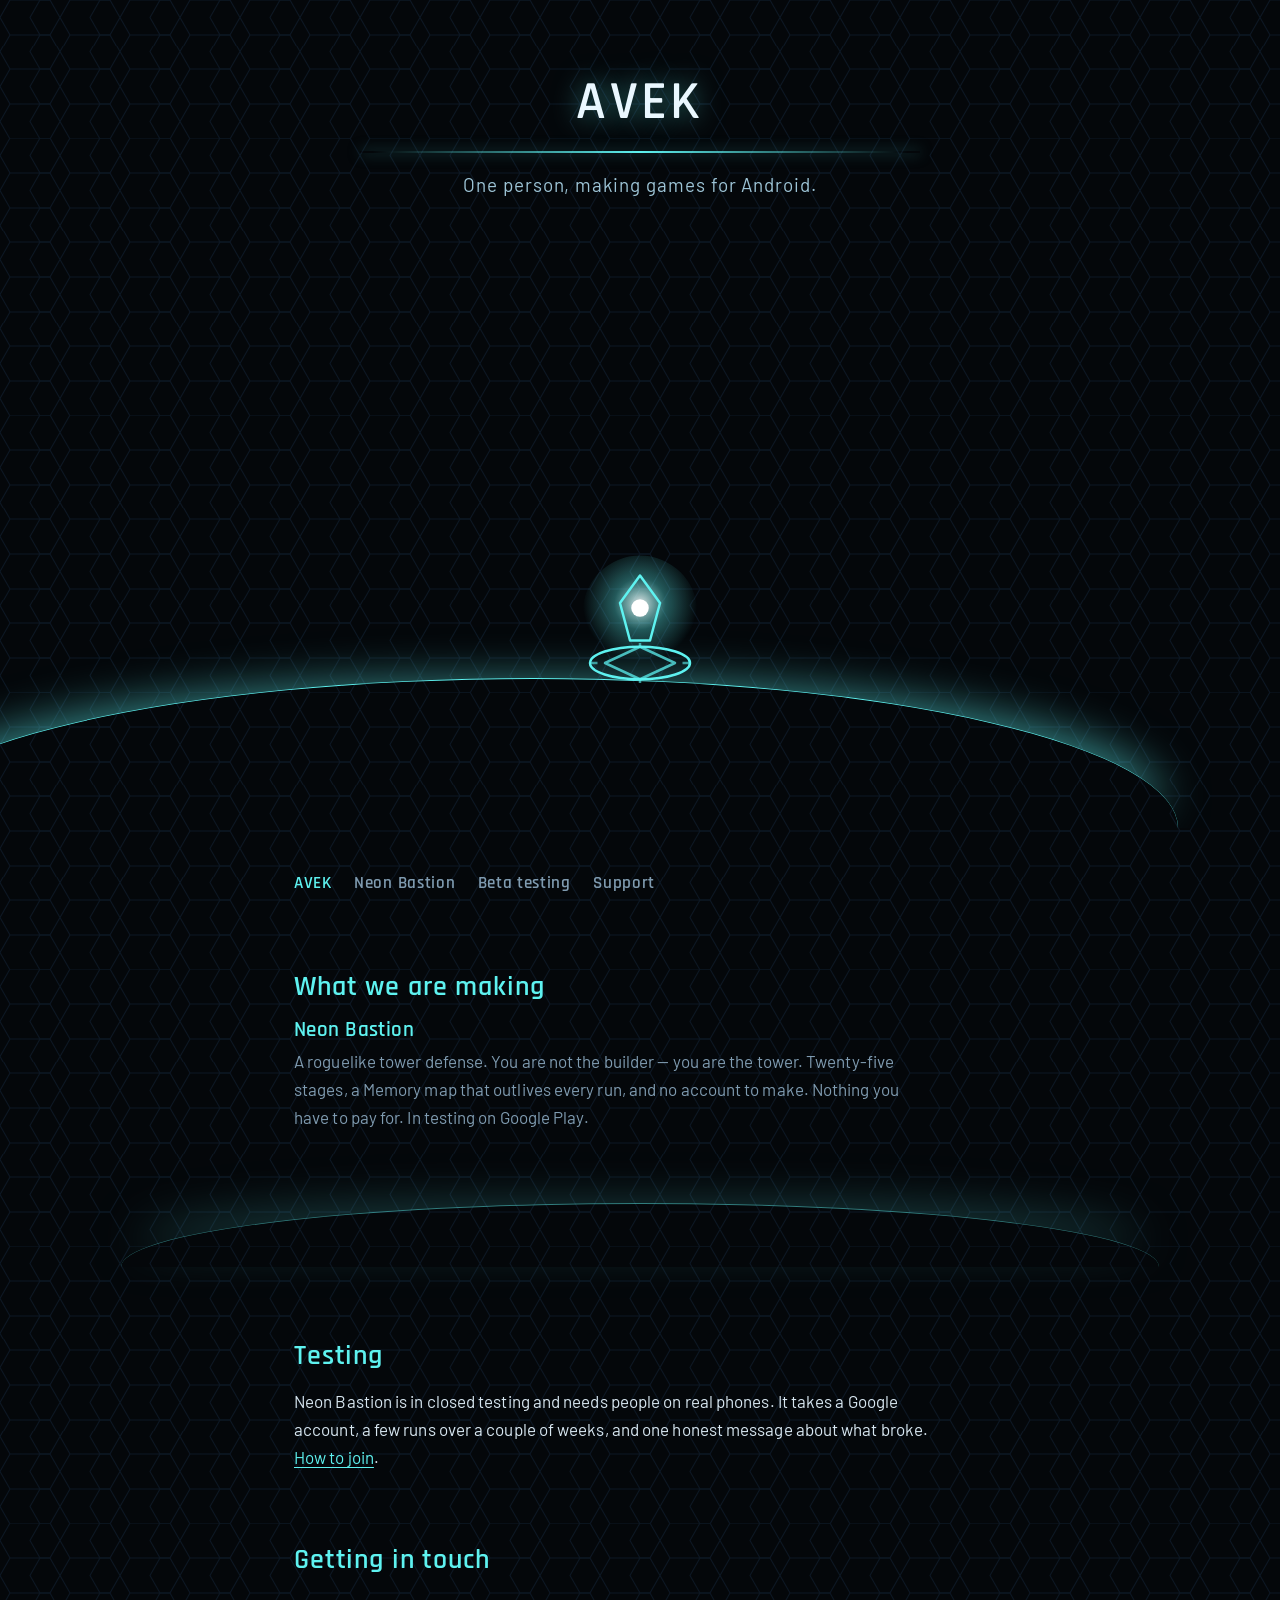
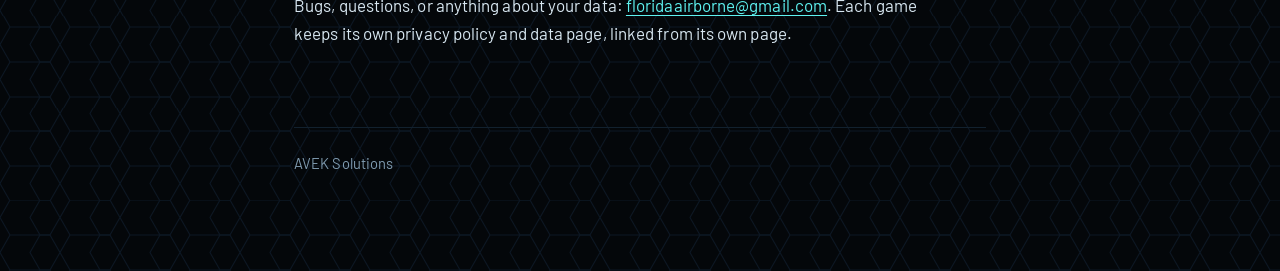
<file: index.html>
<!doctype html>
<html lang="en">
<meta charset="utf-8">
<meta name="viewport" content="width=device-width,initial-scale=1">
<title>AVEK</title>
<meta name="description" content="AVEK makes games for Android. First out: Neon Bastion, a roguelike tower defense.">
<link rel="icon" href="neon-bastion/img/icon-32.png">
<link rel="stylesheet" href="site.css">

<header class="hero">
	<h1>AVEK</h1>
	<div class="rule"></div>
	<p class="sub">One person, making games for Android.</p>
	<div class="stage">
		<img class="turret" src="turret.svg" alt="" aria-hidden="true">
		<div class="arc"></div>
	</div>
</header>

<main>
	<nav class="site-nav">
		<a href="index.html" aria-current="page">AVEK</a>
		<a href="neon-bastion/index.html">Neon Bastion</a>
		<a href="neon-bastion/beta.html">Beta testing</a>
		<a href="neon-bastion/support.html">Support</a>
	</nav>

	<h2>What we are making</h2>
	<div class="stack">
		<article class="entry">
			<h3><a href="neon-bastion/index.html">Neon Bastion</a></h3>
			<p>A roguelike tower defense. You are not the builder — you are the tower.
			Twenty-five stages, a Memory map that outlives every run, and no account to
		make. Nothing you have to pay for. In testing on Google Play.</p>
		</article>
	</div>

	<div class="arc arc--divider"></div>

	<h2>Testing</h2>
	<p>Neon Bastion is in closed testing and needs people on real phones. It takes a
	Google account, a few runs over a couple of weeks, and one honest message about
	what broke. <a href="neon-bastion/beta.html">How to join</a>.</p>

	<h2>Getting in touch</h2>
	<p>Bugs, questions, or anything about your data:
	<a href="mailto:floridaairborne@gmail.com">floridaairborne@gmail.com</a>.
	Each game keeps its own privacy policy and data page, linked from its own page.</p>

	<footer>AVEK Solutions</footer>
</main>
</html>
</file>
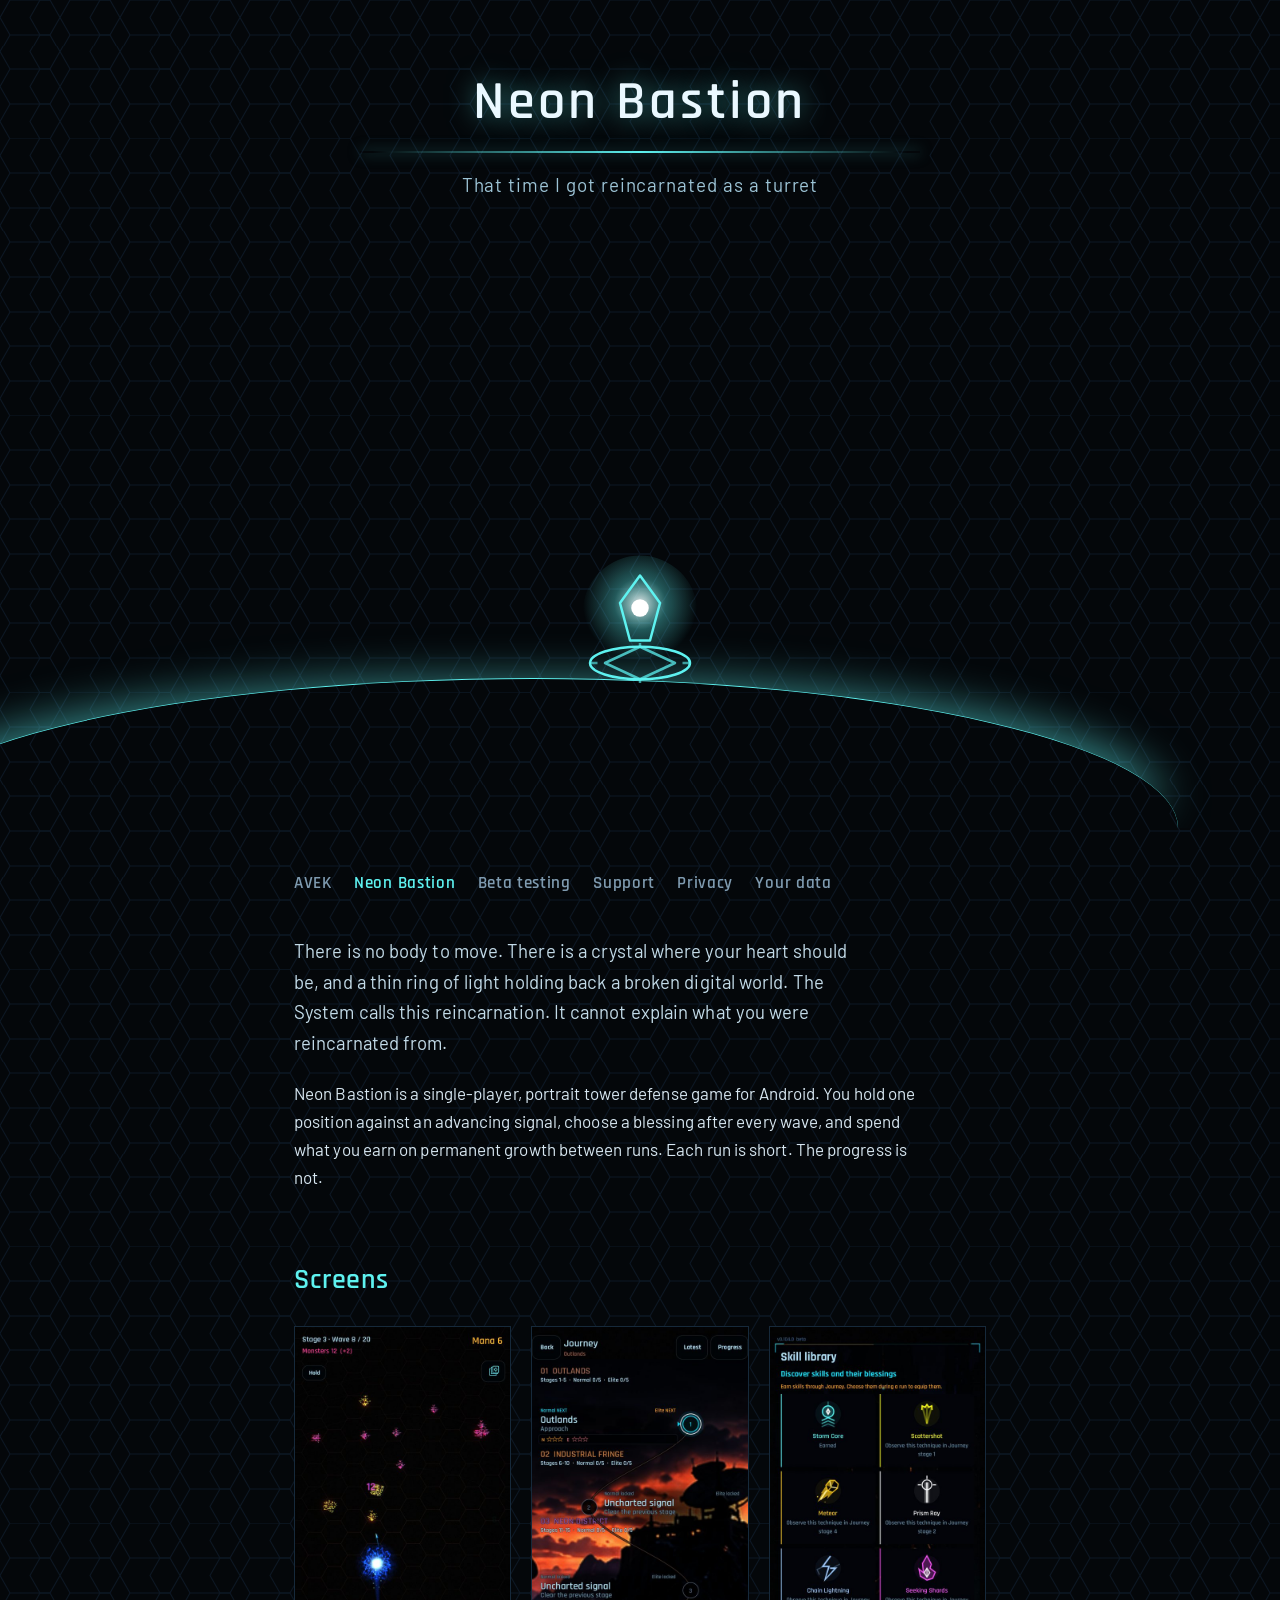
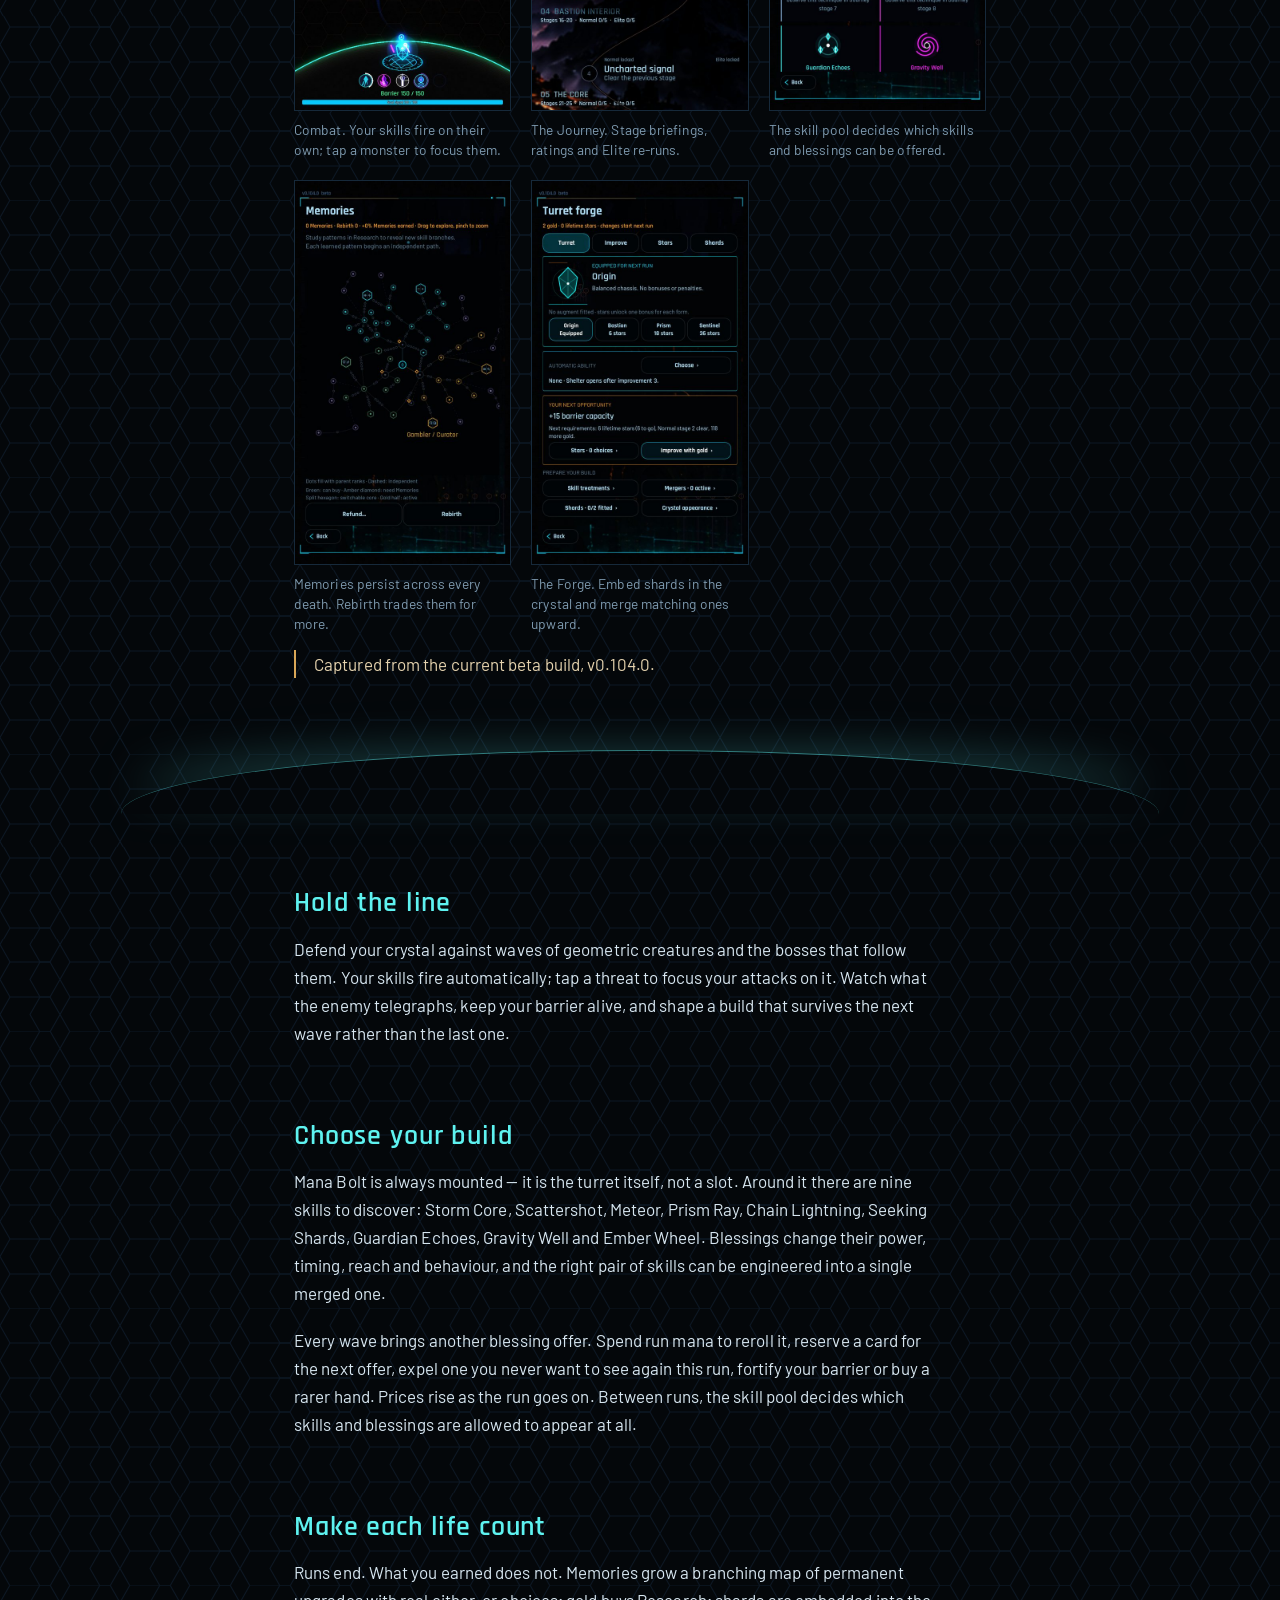
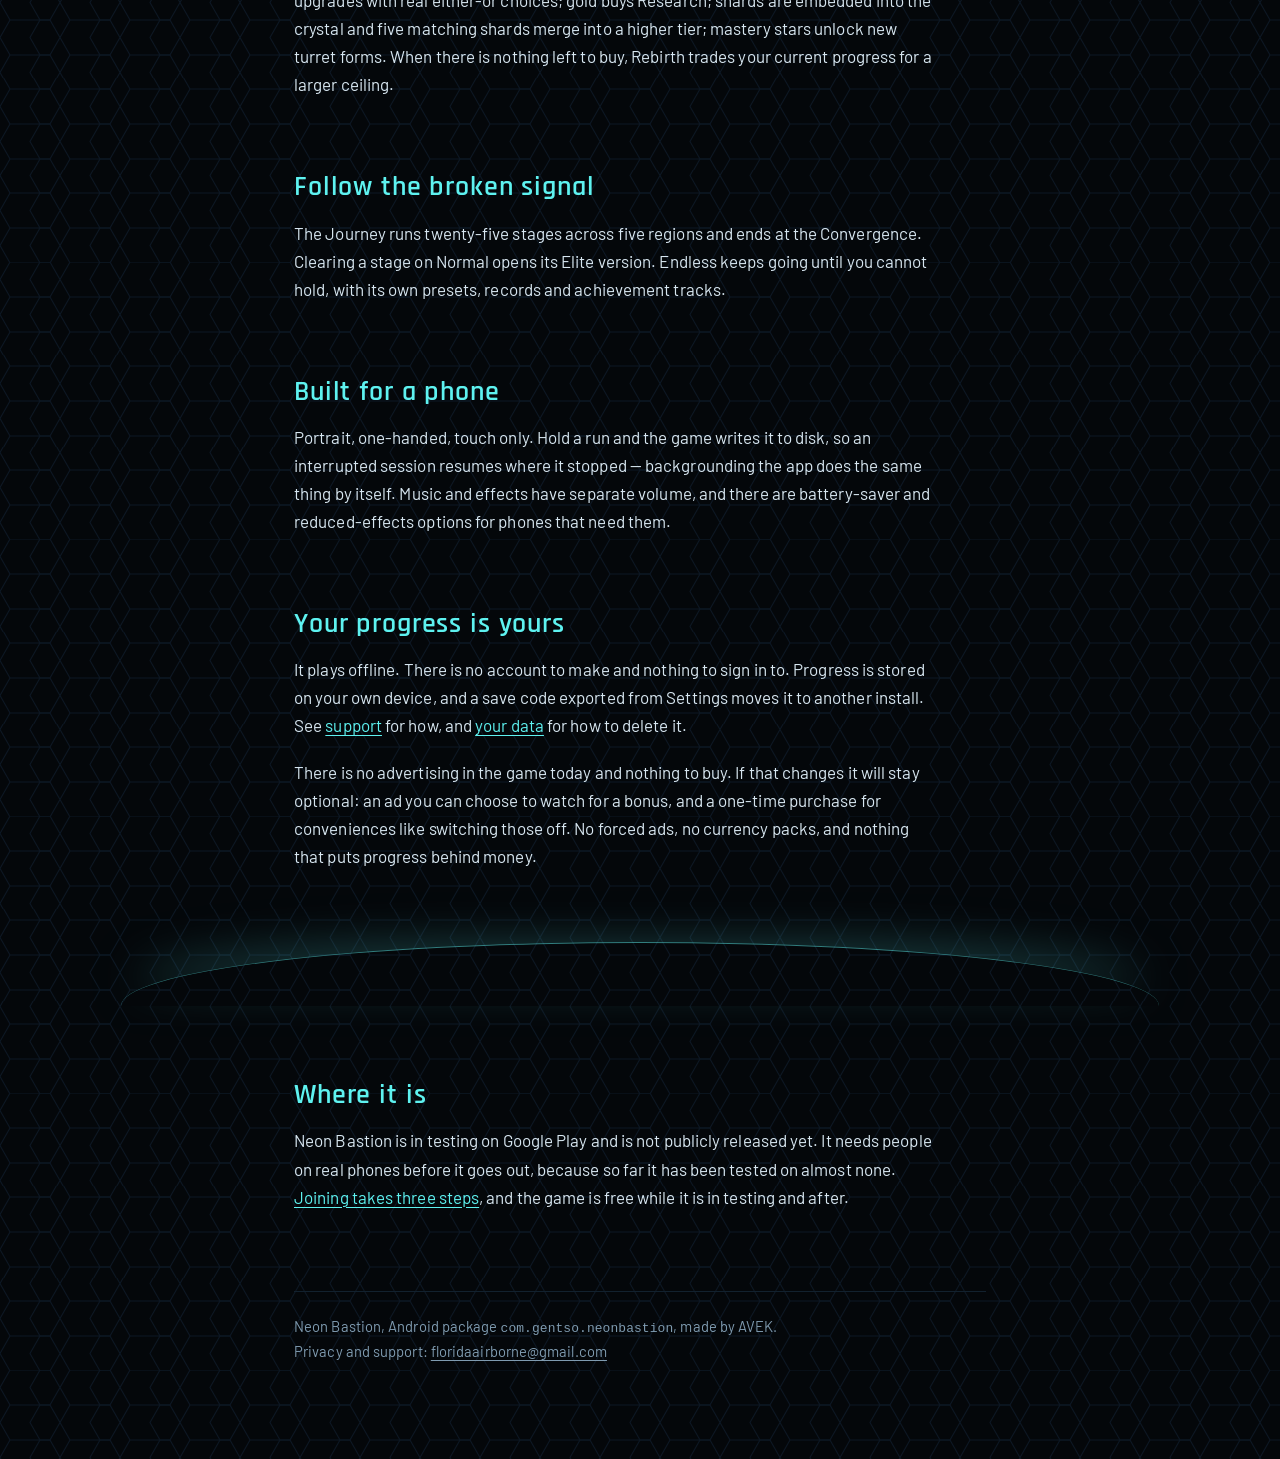
<file: neon-bastion/index.html>
<!doctype html>
<html lang="en">
<meta charset="utf-8">
<meta name="viewport" content="width=device-width,initial-scale=1">
<title>Neon Bastion</title>
<meta name="description" content="A roguelike tower defense. You are not the builder. You are the tower.">
<link rel="icon" href="img/icon-32.png" sizes="32x32" type="image/png">
<link rel="apple-touch-icon" href="img/icon-180.png">
<link rel="stylesheet" href="../site.css">

<header class="hero">
	<h1>Neon Bastion</h1>
	<div class="rule"></div>
	<p class="sub">That time I got reincarnated as a turret</p>
	<div class="stage">
		<img class="turret" src="../turret.svg" alt="" aria-hidden="true">
		<div class="arc"></div>
	</div>
</header>

<main>
	<nav class="site-nav">
		<a href="../index.html">AVEK</a>
		<a href="index.html" aria-current="page">Neon Bastion</a>
		<a href="beta.html">Beta testing</a>
		<a href="support.html">Support</a>
		<a href="privacy.html">Privacy</a>
		<a href="data.html">Your data</a>
	</nav>

	<p class="lede">There is no body to move. There is a crystal where your heart should be,
	and a thin ring of light holding back a broken digital world. The System calls this
	reincarnation. It cannot explain what you were reincarnated from.</p>

	<p>Neon Bastion is a single-player, portrait tower defense game for Android. You hold one
	position against an advancing signal, choose a blessing after every wave, and spend what
	you earn on permanent growth between runs. Each run is short. The progress is not.</p>

	<h2>Screens</h2>
	<div class="shots">
		<figure>
			<img src="img/combat.jpg" width="540" height="960" loading="lazy" decoding="async"
				alt="Combat on a hexagonal dark field: amber and rose geometric monsters advance on a cyan crystal turret behind a curved barrier, with wave, monster and mana counters along the top and four skill icons under the crystal.">
			<figcaption>Combat. Your skills fire on their own; tap a monster to focus them.</figcaption>
		</figure>
		<figure>
			<img src="img/journey.jpg" width="540" height="960" loading="lazy" decoding="async"
				alt="The Journey map: numbered stage markers on a painted ruined landscape, with each region named and its stage range, clear count and Elite count beside it.">
			<figcaption>The Journey. Stage briefings, ratings and Elite re-runs.</figcaption>
		</figure>
		<figure>
			<img src="img/pool.jpg" width="540" height="960" loading="lazy" decoding="async"
				alt="The Skill library: a grid of glowing skill emblems, each either earned or showing which Journey stage teaches it.">
			<figcaption>The skill pool decides which skills and blessings can be offered.</figcaption>
		</figure>
		<figure>
			<img src="img/memories.jpg" width="540" height="960" loading="lazy" decoding="async"
				alt="The Memories map: hexagonal upgrade nodes joined by cyan and violet lines radiating from a central node, with a detail panel and a Rebirth button below.">
			<figcaption>Memories persist across every death. Rebirth trades them for more.</figcaption>
		</figure>
		<figure>
			<img src="img/forge.jpg" width="540" height="960" loading="lazy" decoding="async"
				alt="The Turret forge: a faceted cyan crystal on a ring, with the equipped form, upgrade ranks and shard sockets listed below it.">
			<figcaption>The Forge. Embed shards in the crystal and merge matching ones upward.</figcaption>
		</figure>
	</div>
	<p class="ahead">Captured from the current beta build, v0.104.0.</p>

	<div class="arc arc--divider"></div>

	<h2>Hold the line</h2>
	<p>Defend your crystal against waves of geometric creatures and the bosses that follow
	them. Your skills fire automatically; tap a threat to focus your attacks on it. Watch what
	the enemy telegraphs, keep your barrier alive, and shape a build that survives the next
	wave rather than the last one.</p>

	<h2>Choose your build</h2>
	<p>Mana Bolt is always mounted &mdash; it is the turret itself, not a slot. Around it there
	are nine skills to discover: Storm Core, Scattershot, Meteor, Prism Ray, Chain Lightning,
	Seeking Shards, Guardian Echoes, Gravity Well and Ember Wheel. Blessings change their
	power, timing, reach and behaviour, and the right pair of skills can be engineered into a
	single merged one.</p>
	<p>Every wave brings another blessing offer. Spend run mana to reroll it, reserve a card for
	the next offer, expel one you never want to see again this run, fortify your barrier or buy
	a rarer hand. Prices rise as the run goes on. Between runs, the skill pool decides which
	skills and blessings are allowed to appear at all.</p>

	<h2>Make each life count</h2>
	<p>Runs end. What you earned does not. Memories grow a branching map of permanent upgrades
	with real either-or choices; gold buys Research; shards are embedded into the crystal and
	five matching shards merge into a higher tier; mastery stars unlock new turret forms. When
	there is nothing left to buy, Rebirth trades your current progress for a larger ceiling.</p>

	<h2>Follow the broken signal</h2>
	<p>The Journey runs twenty-five stages across five regions and ends at the Convergence.
	Clearing a stage on Normal opens its Elite version. Endless keeps going until you cannot
	hold, with its own presets, records and achievement tracks.</p>

	<h2>Built for a phone</h2>
	<p>Portrait, one-handed, touch only. Hold a run and the game writes it to disk, so an
	interrupted session resumes where it stopped &mdash; backgrounding the app does the same
	thing by itself. Music and effects have separate volume, and there are battery-saver and
	reduced-effects options for phones that need them.</p>

	<h2>Your progress is yours</h2>
	<p>It plays offline. There is no account to make and nothing to sign in to. Progress is stored on your own device, and a save code exported from
	Settings moves it to another install. See <a href="support.html">support</a> for how, and
	<a href="data.html">your data</a> for how to delete it.</p>

	<p>There is no advertising in the game today and nothing to buy. If that changes it will
	stay optional: an ad you can choose to watch for a bonus, and a one-time purchase for
	conveniences like switching those off. No forced ads, no currency packs, and nothing that
	puts progress behind money.</p>

	<div class="arc arc--divider"></div>

	<h2>Where it is</h2>
	<p>Neon Bastion is in testing on Google Play and is not publicly released yet. It needs
	people on real phones before it goes out, because so far it has been tested on almost
	none. <a href="beta.html">Joining takes three steps</a>, and the game is free while
	it is in testing and after.</p>

	<footer>
		Neon Bastion, Android package <code>com.gentso.neonbastion</code>, made by AVEK.<br>
		Privacy and support: <a href="mailto:floridaairborne@gmail.com">floridaairborne@gmail.com</a>
	</footer>
</main>
</html>
</file>
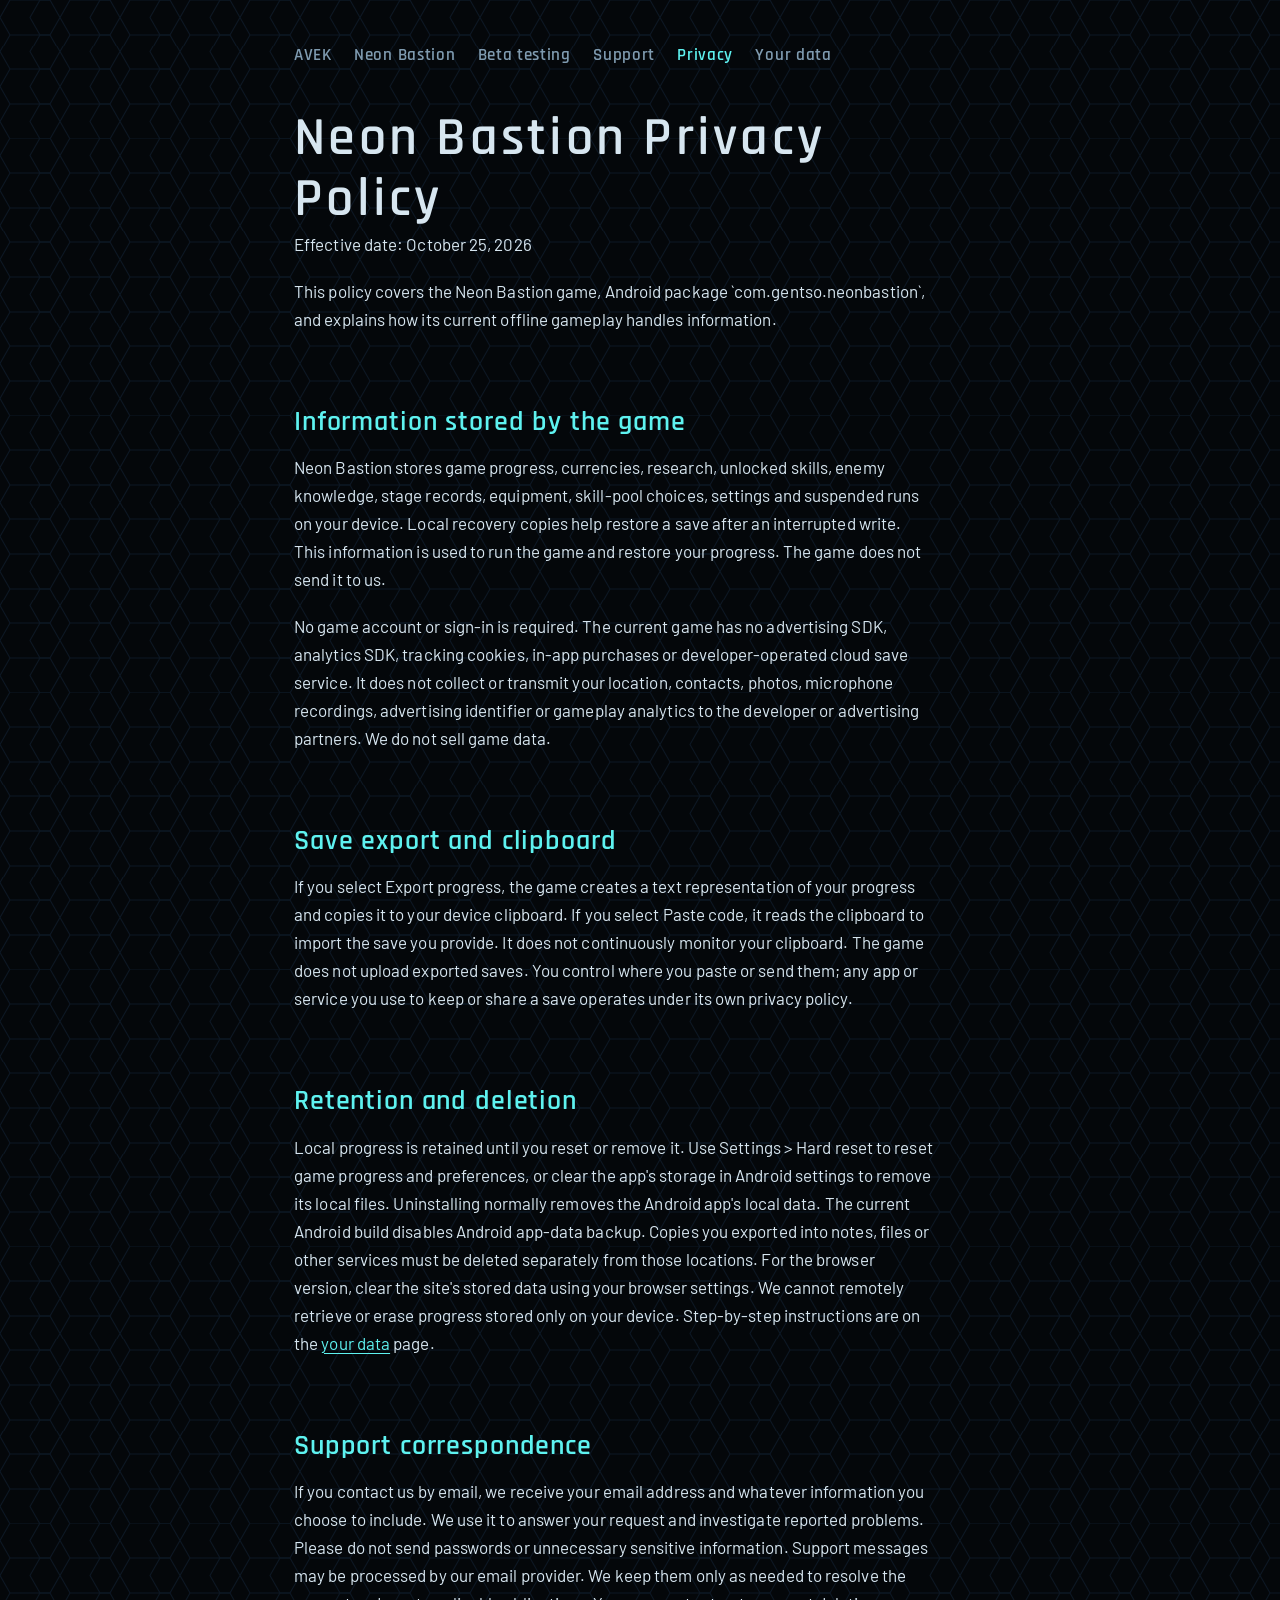
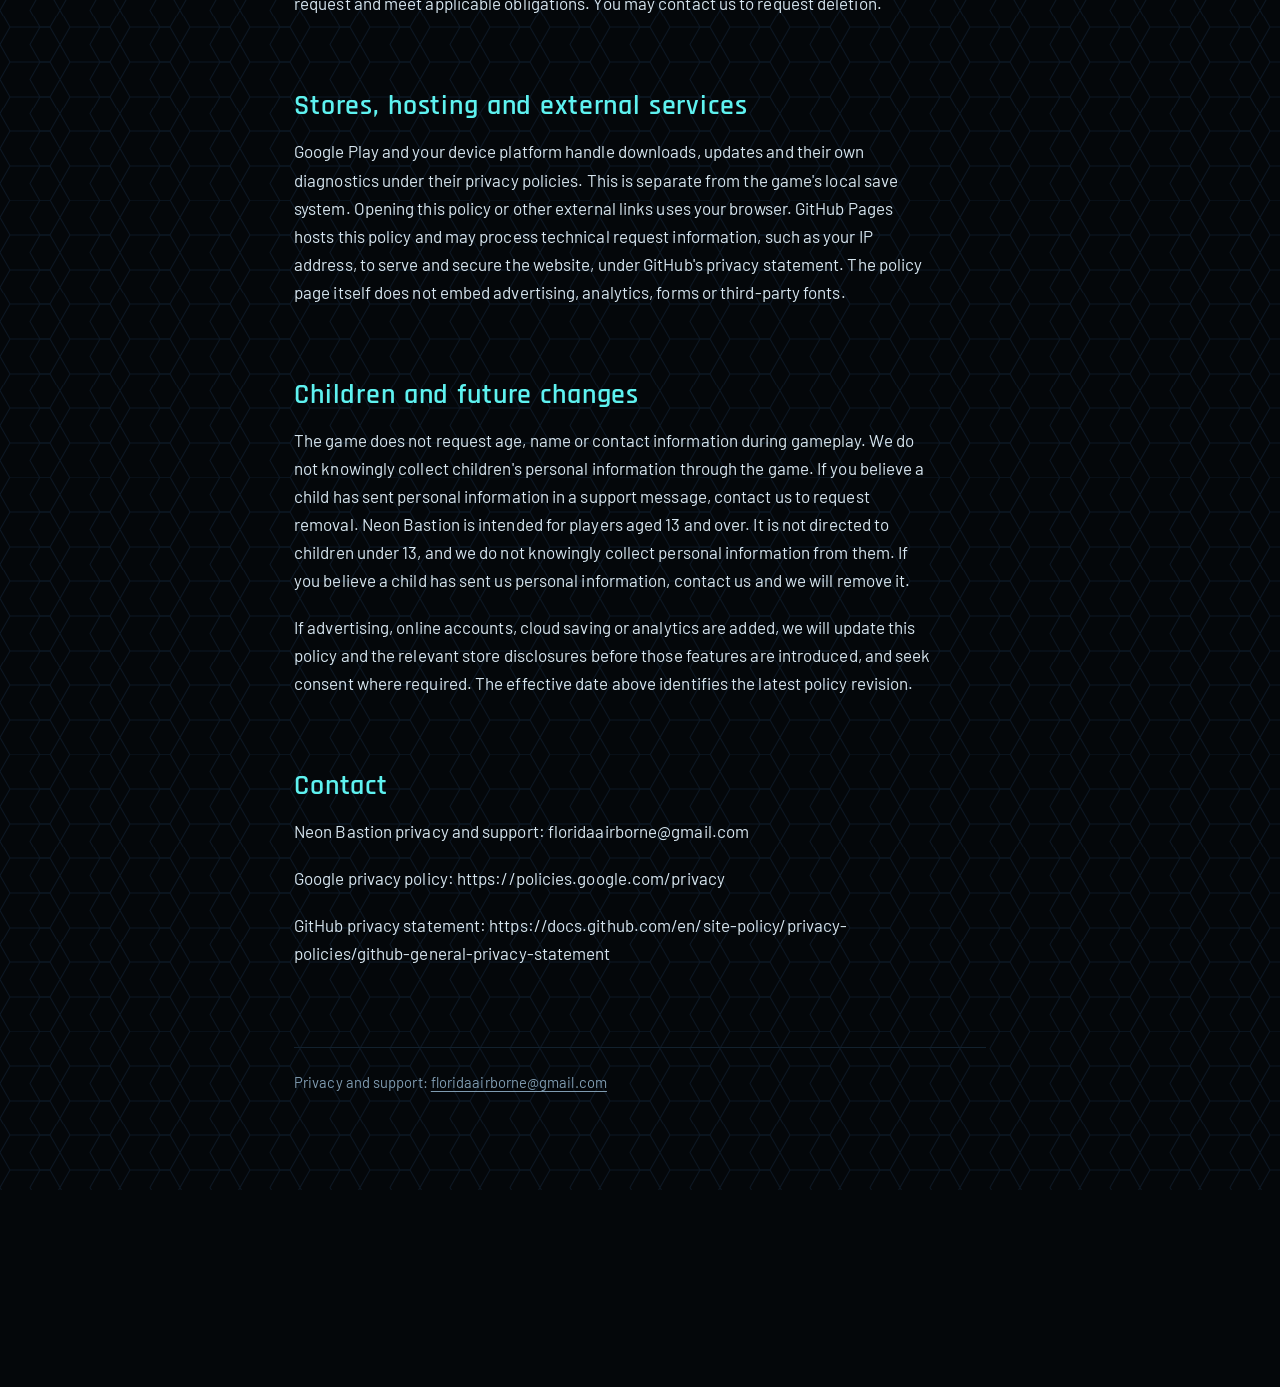
<file: privacy.html>
<!doctype html>
<html lang="en">
<meta charset="utf-8">
<meta name="viewport" content="width=device-width,initial-scale=1">
<title>Neon Bastion — Privacy Policy</title>
<!-- This page exists so the privacy link compiled into already-released builds of Neon
     Bastion keeps working. scripts/title.gd in the game repository points at
     https://ekirschmann.github.io/neon-bastion-public/privacy.html, which GitHub redirects
     to this domain once a custom domain is set. Do not delete it until no supported build
     still carries that URL. The policy itself lives at neon-bastion/privacy.html, and that
     is the address to declare in Play Console. -->
<link rel="canonical" href="neon-bastion/privacy.html">
<meta http-equiv="refresh" content="0; url=neon-bastion/privacy.html">
<link rel="stylesheet" href="site.css">
<main>
	<h1>Neon Bastion Privacy Policy</h1>
	<p>This policy has moved to <a href="neon-bastion/privacy.html">neon-bastion/privacy.html</a>.</p>
	<p>You should be redirected automatically. If not, follow the link above.</p>
	<footer>Privacy and support: <a href="mailto:floridaairborne@gmail.com">floridaairborne@gmail.com</a></footer>
</main>
</html>
</file>
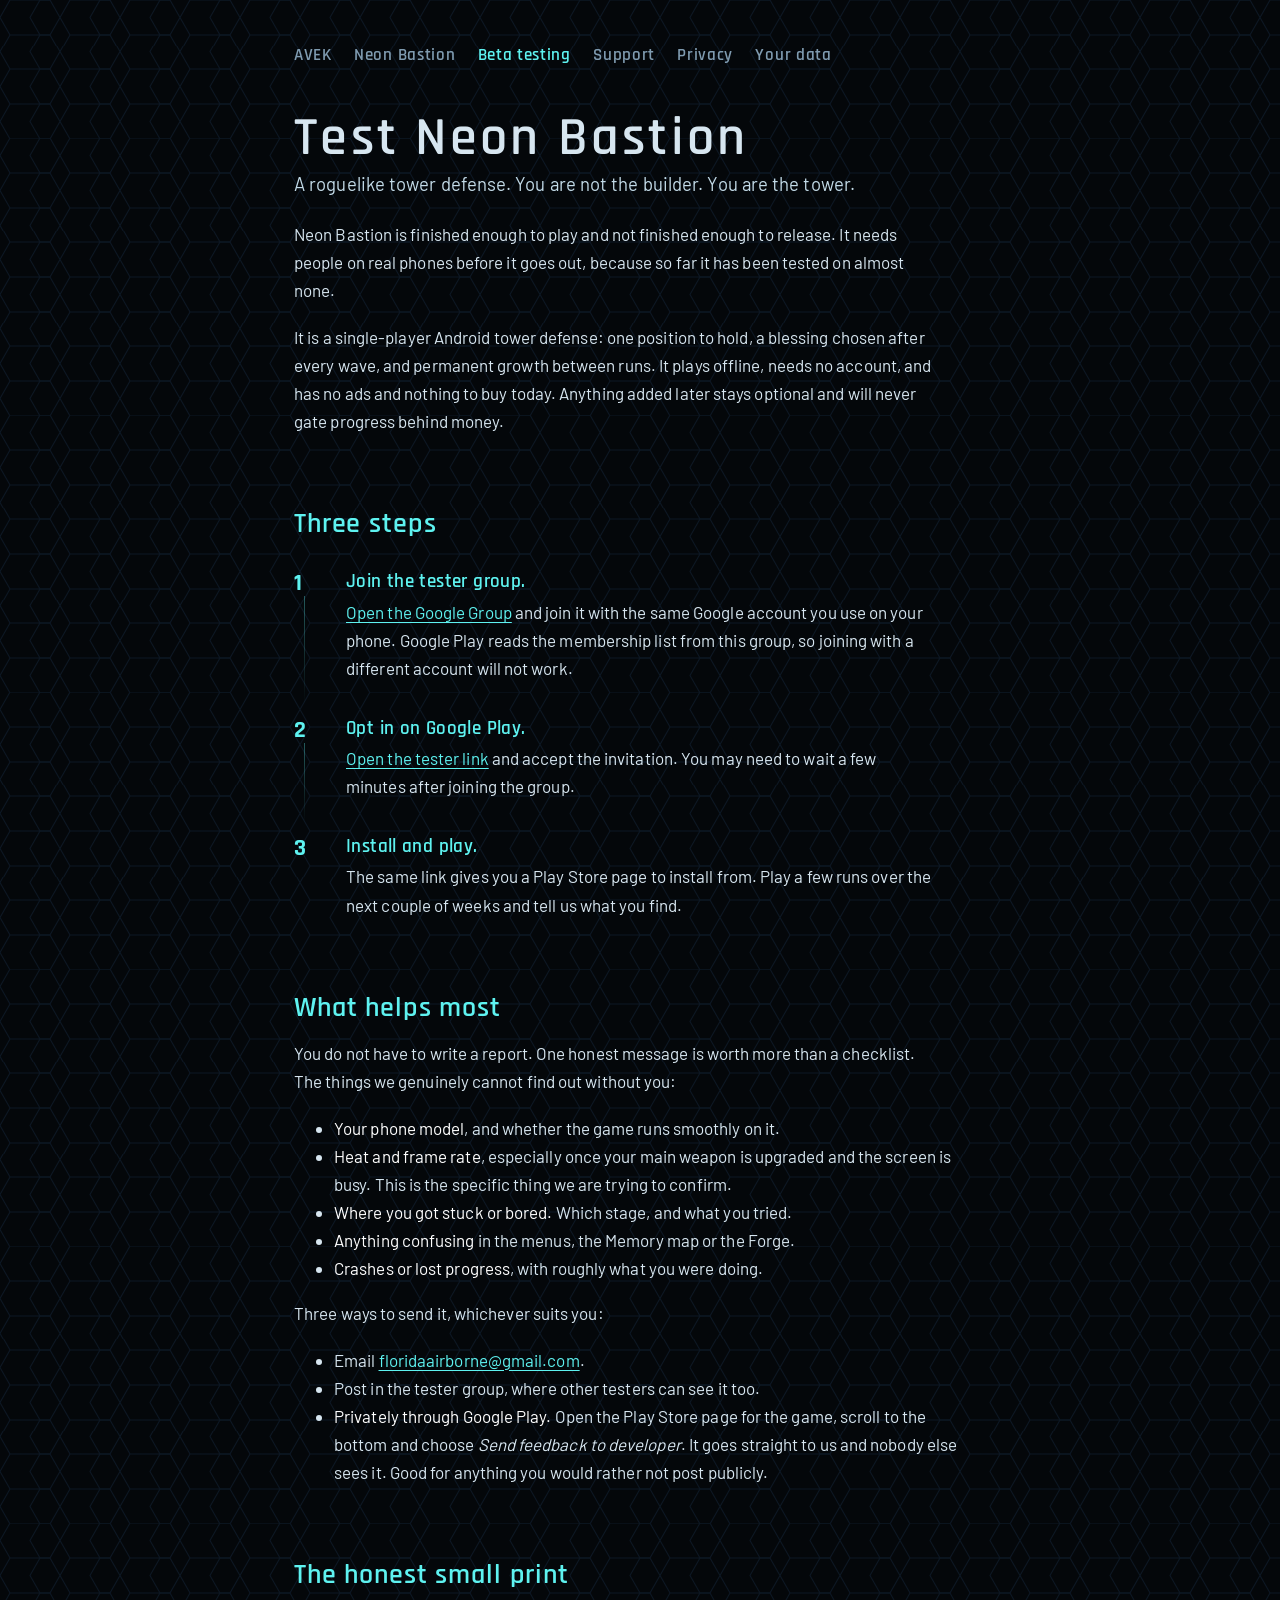
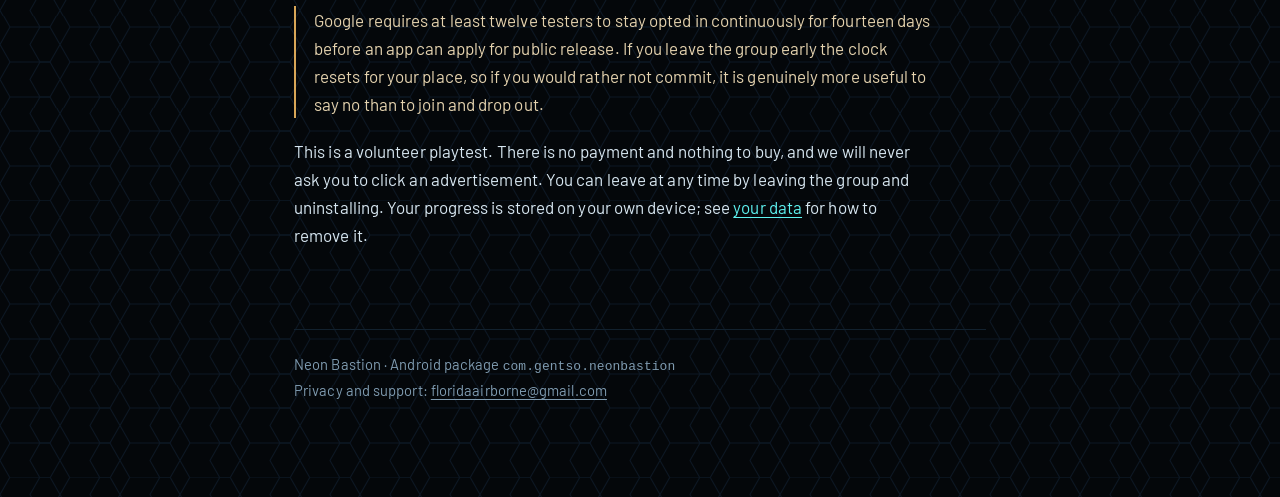
<file: neon-bastion/beta.html>
<!doctype html>
<html lang="en">
<meta charset="utf-8">
<meta name="viewport" content="width=device-width,initial-scale=1">
<title>Neon Bastion — Beta testing</title>
<meta name="description" content="Help test Neon Bastion, a roguelike tower defense for Android.">
<link rel="icon" href="img/icon-32.png" sizes="32x32" type="image/png">
<link rel="apple-touch-icon" href="img/icon-180.png">
<link rel="stylesheet" href="../site.css">
<main>
	<nav class="site-nav"><a href="../index.html">AVEK</a><a href="index.html">Neon Bastion</a><a href="beta.html" aria-current="page">Beta testing</a><a href="support.html">Support</a><a href="privacy.html">Privacy</a><a href="data.html">Your data</a></nav>

	<h1>Test Neon Bastion</h1>
	<p class="lede">A roguelike tower defense. You are not the builder. You are the tower.</p>

	<p>Neon Bastion is finished enough to play and not finished enough to release. It needs
	people on real phones before it goes out, because so far it has been tested on almost none.</p>

	<p>It is a single-player Android tower defense: one position to hold, a blessing chosen
	after every wave, and permanent growth between runs. It plays offline, needs no account,
	and has no ads and nothing to buy today. Anything added later stays optional and will
	never gate progress behind money.</p>

	<h2>Three steps</h2>
	<ol class="steps">
		<li>
			<strong>Join the tester group.</strong>
			<a href="https://groups.google.com/g/neon-bastion-beta">Open the Google Group</a> and join it with the same Google
			account you use on your phone. Google Play reads the membership list from this group,
			so joining with a different account will not work.
		</li>
		<li>
			<strong>Opt in on Google Play.</strong>
			<a href="https://play.google.com/apps/testing/com.gentso.neonbastion">Open the tester link</a> and accept the invitation.
			You may need to wait a few minutes after joining the group.
		</li>
		<li>
			<strong>Install and play.</strong>
			The same link gives you a Play Store page to install from. Play a few runs
			over the next couple of weeks and tell us what you find.
		</li>
	</ol>

	<h2>What helps most</h2>
	<p>You do not have to write a report. One honest message is worth more than a checklist.
	The things we genuinely cannot find out without you:</p>
	<ul>
		<li><strong>Your phone model</strong>, and whether the game runs smoothly on it.</li>
		<li><strong>Heat and frame rate</strong>, especially once your main weapon is upgraded
			and the screen is busy. This is the specific thing we are trying to confirm.</li>
		<li><strong>Where you got stuck or bored.</strong> Which stage, and what you tried.</li>
		<li><strong>Anything confusing</strong> in the menus, the Memory map or the Forge.</li>
		<li><strong>Crashes or lost progress</strong>, with roughly what you were doing.</li>
	</ul>
	<p>Three ways to send it, whichever suits you:</p>
	<ul>
		<li>Email <a href="mailto:floridaairborne@gmail.com">floridaairborne@gmail.com</a>.</li>
		<li>Post in the tester group, where other testers can see it too.</li>
		<li><strong>Privately through Google Play.</strong> Open the Play Store page for the
			game, scroll to the bottom and choose <em>Send feedback to developer</em>. It goes
			straight to us and nobody else sees it. Good for anything you would rather not
			post publicly.</li>
	</ul>

	<h2>The honest small print</h2>
	<p class="ahead">Google requires at least twelve testers to stay opted in continuously for
	fourteen days before an app can apply for public release. If you leave the group early
	the clock resets for your place, so if you would rather not commit, it is genuinely more
	useful to say no than to join and drop out.</p>
	<p>This is a volunteer playtest. There is no payment and nothing to buy, and we will never
	ask you to click an advertisement. You can leave at any time by leaving the group and
	uninstalling. Your progress is stored on your own device; see
	<a href="data.html">your data</a> for how to remove it.</p>

	<footer>
		Neon Bastion &middot; Android package <code>com.gentso.neonbastion</code><br>
		Privacy and support: <a href="mailto:floridaairborne@gmail.com">floridaairborne@gmail.com</a>
	</footer>
</main>
</html>
</file>
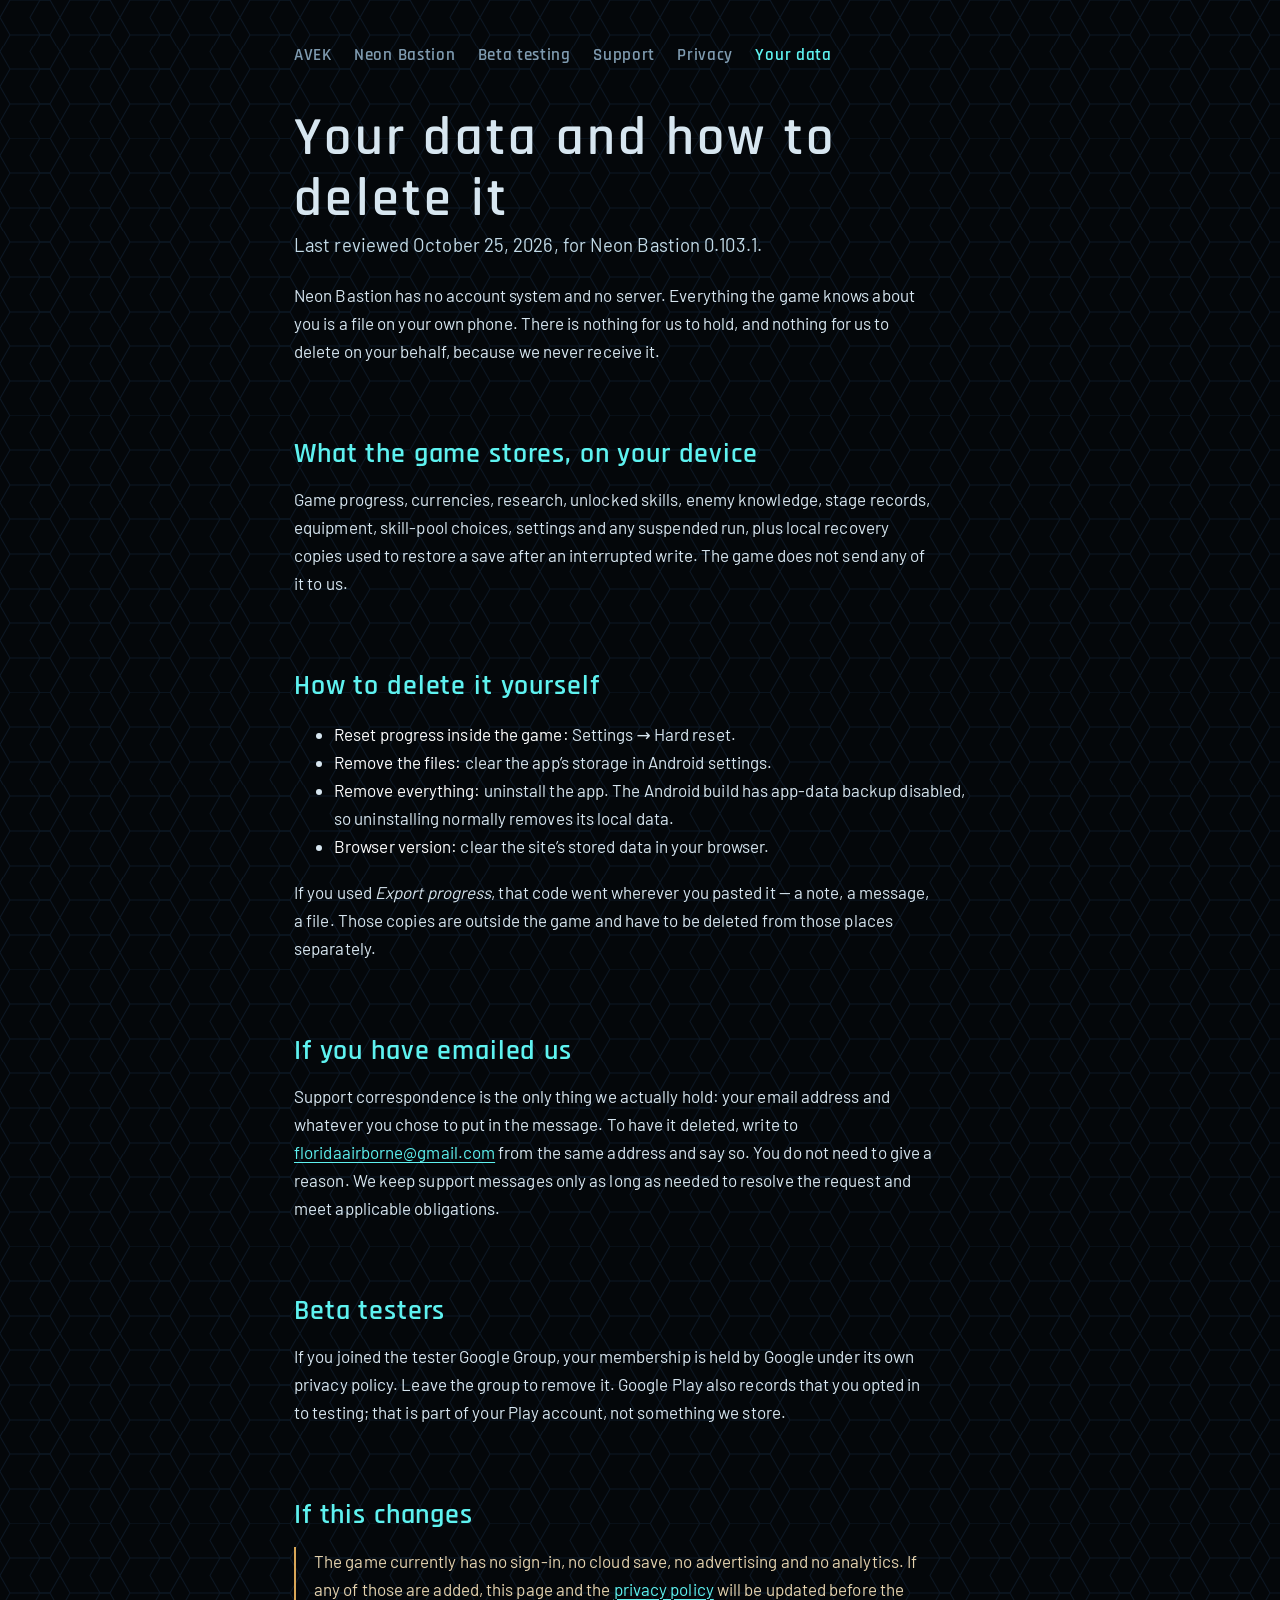
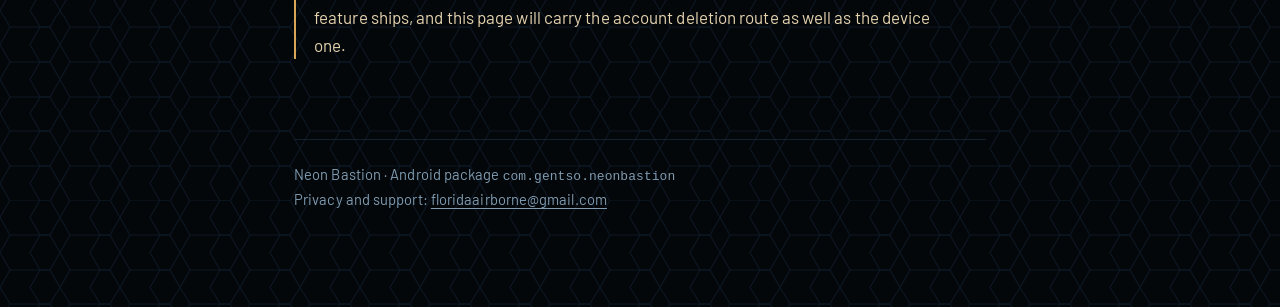
<file: neon-bastion/data.html>
<!doctype html>
<html lang="en">
<meta charset="utf-8">
<meta name="viewport" content="width=device-width,initial-scale=1">
<title>Neon Bastion — Your data and how to delete it</title>
<meta name="description" content="Where Neon Bastion keeps your progress and how to remove it.">
<link rel="icon" href="img/icon-32.png" sizes="32x32" type="image/png">
<link rel="apple-touch-icon" href="img/icon-180.png">
<link rel="stylesheet" href="../site.css">
<main>
	<nav class="site-nav"><a href="../index.html">AVEK</a><a href="index.html">Neon Bastion</a><a href="beta.html">Beta testing</a><a href="support.html">Support</a><a href="privacy.html">Privacy</a><a href="data.html" aria-current="page">Your data</a></nav>

	<h1>Your data and how to delete it</h1>
	<p class="lede">Last reviewed October 25, 2026, for Neon Bastion 0.103.1.</p>

	<p>Neon Bastion has no account system and no server. Everything the game knows about you
	is a file on your own phone. There is nothing for us to hold, and nothing for us to delete
	on your behalf, because we never receive it.</p>

	<h2>What the game stores, on your device</h2>
	<p>Game progress, currencies, research, unlocked skills, enemy knowledge, stage records,
	equipment, skill-pool choices, settings and any suspended run, plus local recovery copies
	used to restore a save after an interrupted write. The game does not send any of it to us.</p>

	<h2>How to delete it yourself</h2>
	<ul>
		<li><strong>Reset progress inside the game:</strong> Settings &rarr; Hard reset.</li>
		<li><strong>Remove the files:</strong> clear the app&rsquo;s storage in Android settings.</li>
		<li><strong>Remove everything:</strong> uninstall the app. The Android build has
			app-data backup disabled, so uninstalling normally removes its local data.</li>
		<li><strong>Browser version:</strong> clear the site&rsquo;s stored data in your browser.</li>
	</ul>
	<p>If you used <em>Export progress</em>, that code went wherever you pasted it &mdash; a note,
	a message, a file. Those copies are outside the game and have to be deleted from
	those places separately.</p>

	<h2>If you have emailed us</h2>
	<p>Support correspondence is the only thing we actually hold: your email address and
	whatever you chose to put in the message. To have it deleted, write to
	<a href="mailto:floridaairborne@gmail.com">floridaairborne@gmail.com</a> from the same
	address and say so. You do not need to give a reason. We keep support messages only as
	long as needed to resolve the request and meet applicable obligations.</p>

	<h2>Beta testers</h2>
	<p>If you joined the tester Google Group, your membership is held by Google under its own
	privacy policy. Leave the group to remove it. Google Play also records that you opted in
	to testing; that is part of your Play account, not something we store.</p>

	<h2>If this changes</h2>
	<p class="ahead">The game currently has no sign-in, no cloud save, no advertising and no
	analytics. If any of those are added, this page and the
	<a href="privacy.html">privacy policy</a> will be updated before the feature ships, and
	this page will carry the account deletion route as well as the device one.</p>

	<footer>
		Neon Bastion &middot; Android package <code>com.gentso.neonbastion</code><br>
		Privacy and support: <a href="mailto:floridaairborne@gmail.com">floridaairborne@gmail.com</a>
	</footer>
</main>
</html>
</file>
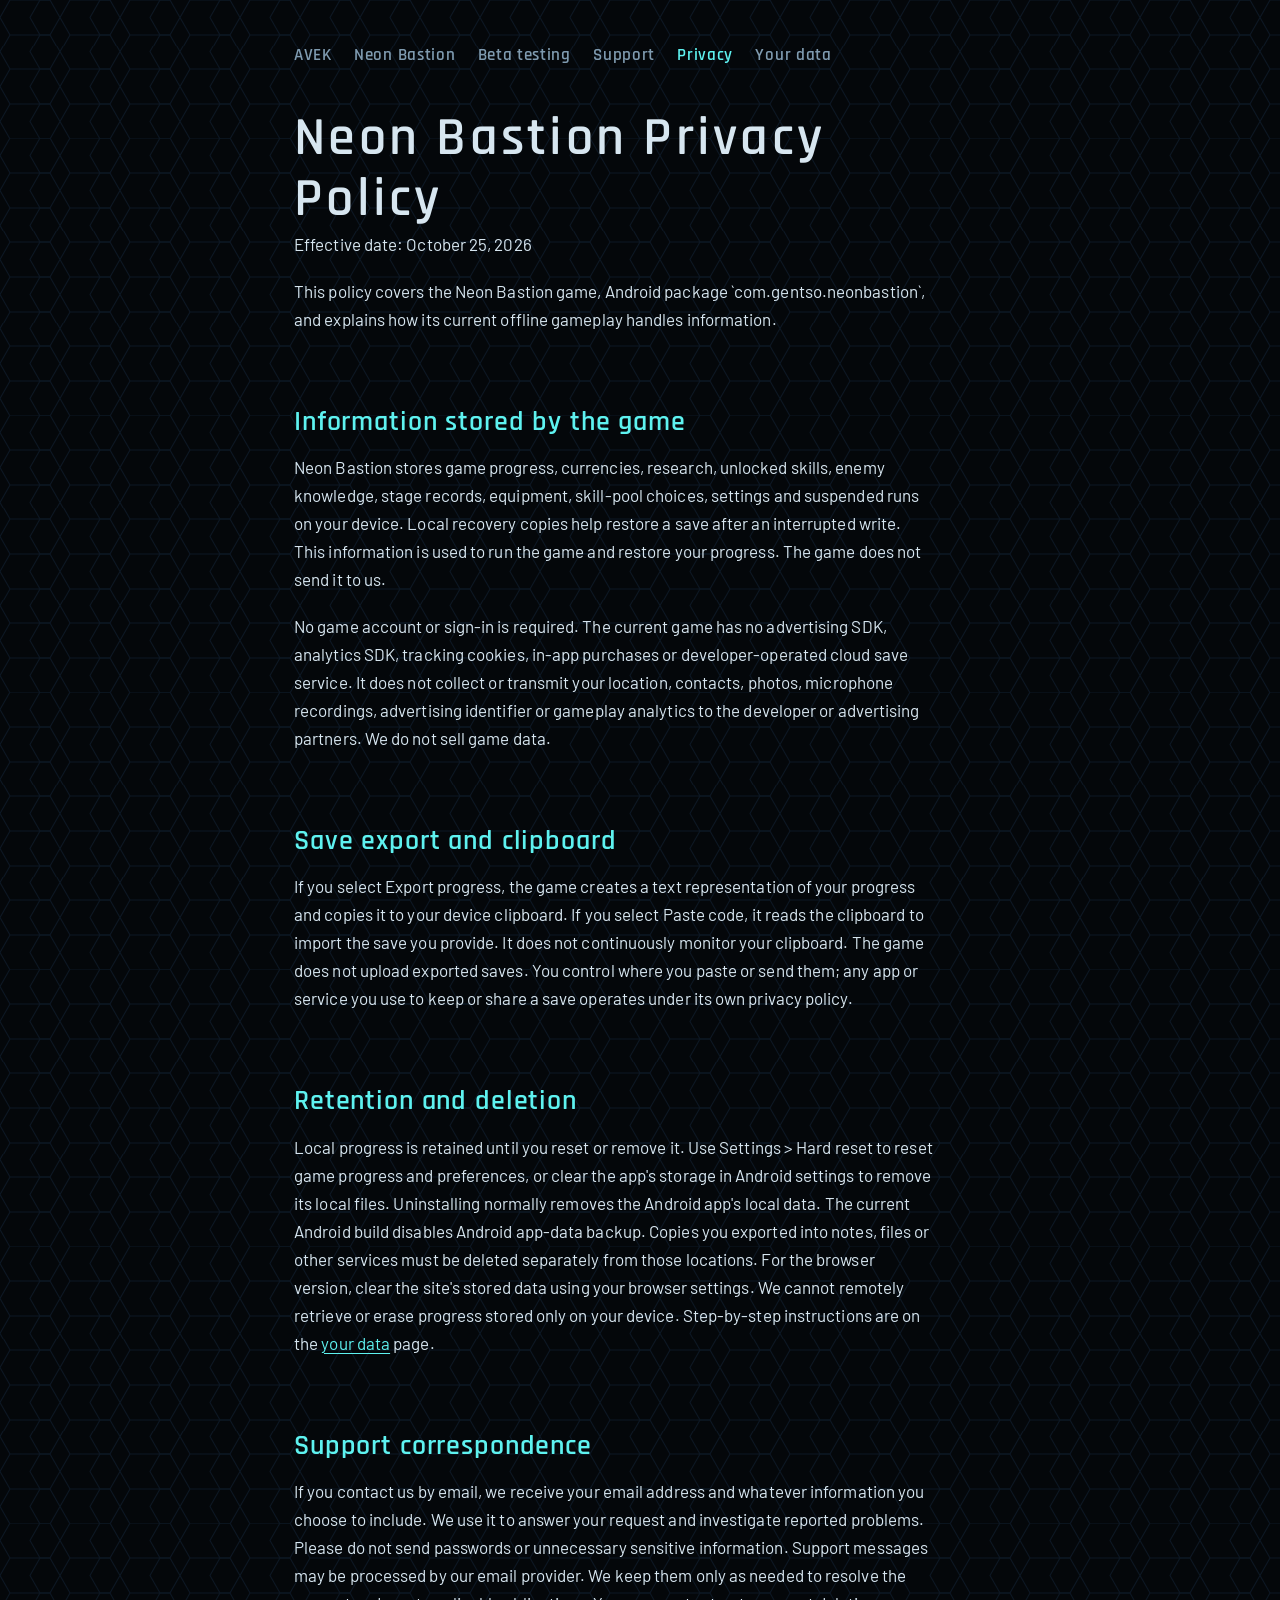
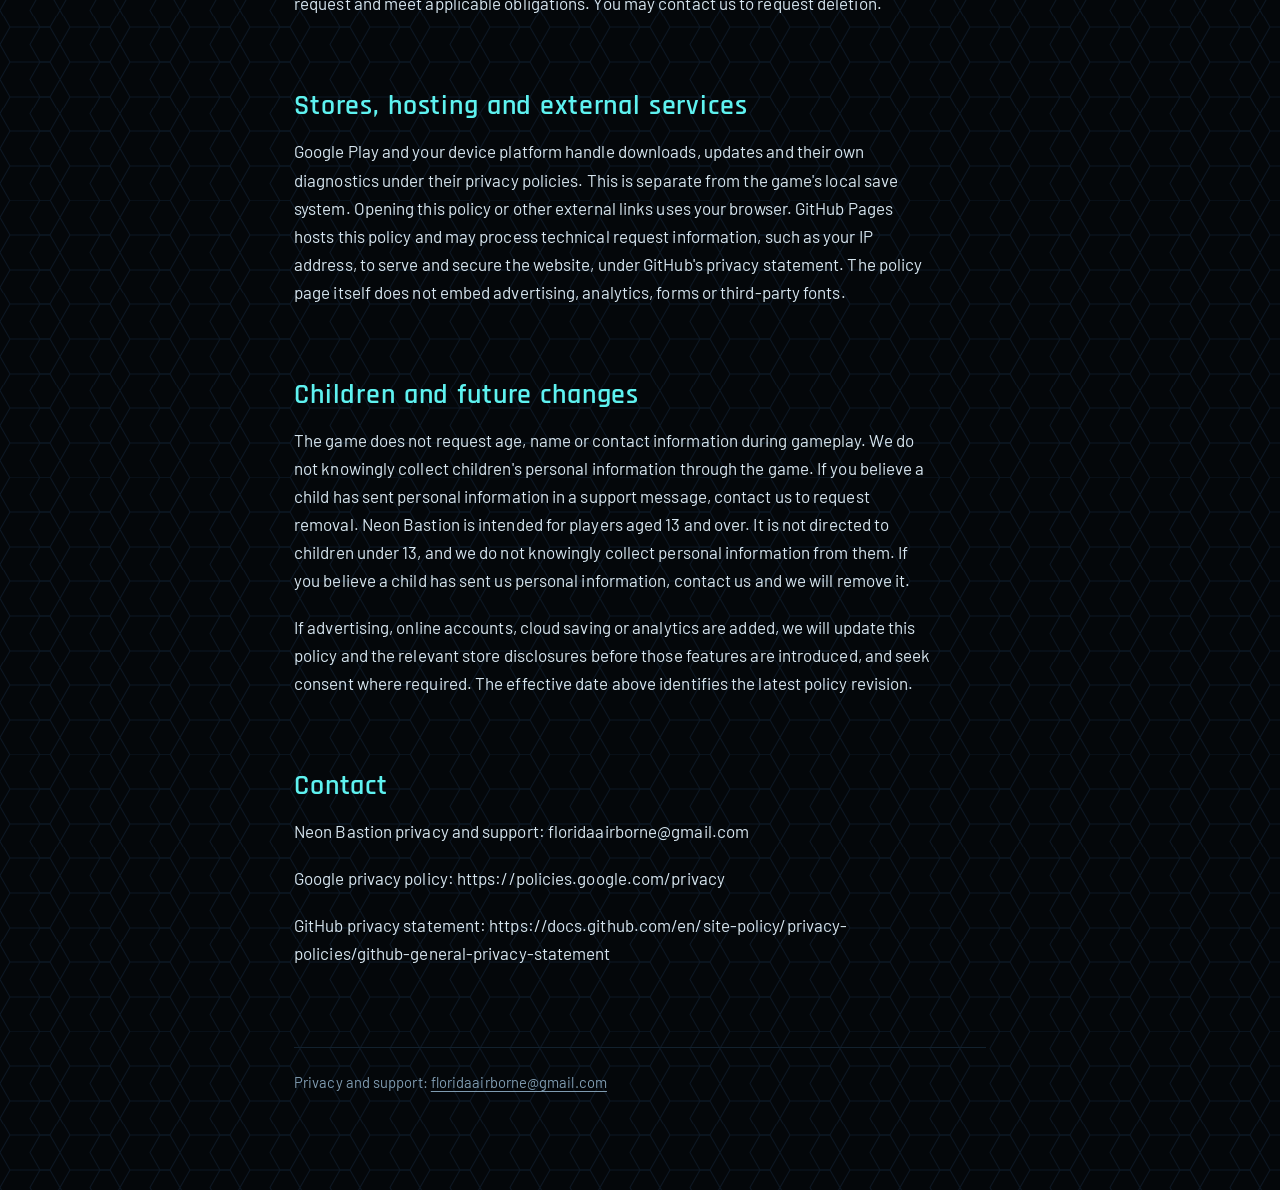
<file: neon-bastion/privacy.html>
<!doctype html><html lang="en"><meta charset="utf-8"><meta name="viewport" content="width=device-width,initial-scale=1"><title>Neon Bastion — Privacy Policy</title><link rel="icon" href="img/icon-32.png" sizes="32x32" type="image/png"><link rel="apple-touch-icon" href="img/icon-180.png"><link rel="stylesheet" href="../site.css"><main><nav class="site-nav"><a href="../index.html">AVEK</a><a href="index.html">Neon Bastion</a><a href="beta.html">Beta testing</a><a href="support.html">Support</a><a href="privacy.html" aria-current="page">Privacy</a><a href="data.html">Your data</a></nav><h1>Neon Bastion Privacy Policy</h1><p>Effective date: October 25, 2026</p><p>This policy covers the Neon Bastion game, Android package `com.gentso.neonbastion`, and explains how its current offline gameplay handles information.</p><h2>Information stored by the game</h2><p>Neon Bastion stores game progress, currencies, research, unlocked skills, enemy knowledge, stage records, equipment, skill-pool choices, settings and suspended runs on your device. Local recovery copies help restore a save after an interrupted write. This information is used to run the game and restore your progress. The game does not send it to us.</p><p>No game account or sign-in is required. The current game has no advertising SDK, analytics SDK, tracking cookies, in-app purchases or developer-operated cloud save service. It does not collect or transmit your location, contacts, photos, microphone recordings, advertising identifier or gameplay analytics to the developer or advertising partners. We do not sell game data.</p><h2>Save export and clipboard</h2><p>If you select Export progress, the game creates a text representation of your progress and copies it to your device clipboard. If you select Paste code, it reads the clipboard to import the save you provide. It does not continuously monitor your clipboard. The game does not upload exported saves. You control where you paste or send them; any app or service you use to keep or share a save operates under its own privacy policy.</p><h2>Retention and deletion</h2><p>Local progress is retained until you reset or remove it. Use Settings &gt; Hard reset to reset game progress and preferences, or clear the app&#x27;s storage in Android settings to remove its local files. Uninstalling normally removes the Android app&#x27;s local data. The current Android build disables Android app-data backup. Copies you exported into notes, files or other services must be deleted separately from those locations. For the browser version, clear the site&#x27;s stored data using your browser settings. We cannot remotely retrieve or erase progress stored only on your device. Step-by-step instructions are on the <a href="data.html">your data</a> page.</p><h2>Support correspondence</h2><p>If you contact us by email, we receive your email address and whatever information you choose to include. We use it to answer your request and investigate reported problems. Please do not send passwords or unnecessary sensitive information. Support messages may be processed by our email provider. We keep them only as needed to resolve the request and meet applicable obligations. You may contact us to request deletion.</p><h2>Stores, hosting and external services</h2><p>Google Play and your device platform handle downloads, updates and their own diagnostics under their privacy policies. This is separate from the game&#x27;s local save system. Opening this policy or other external links uses your browser. GitHub Pages hosts this policy and may process technical request information, such as your IP address, to serve and secure the website, under GitHub&#x27;s privacy statement. The policy page itself does not embed advertising, analytics, forms or third-party fonts.</p><h2>Children and future changes</h2><p>The game does not request age, name or contact information during gameplay. We do not knowingly collect children&#x27;s personal information through the game. If you believe a child has sent personal information in a support message, contact us to request removal. Neon Bastion is intended for players aged 13 and over. It is not directed to children under 13, and we do not knowingly collect personal information from them. If you believe a child has sent us personal information, contact us and we will remove it.</p><p>If advertising, online accounts, cloud saving or analytics are added, we will update this policy and the relevant store disclosures before those features are introduced, and seek consent where required. The effective date above identifies the latest policy revision.</p><h2>Contact</h2><p>Neon Bastion privacy and support: floridaairborne@gmail.com</p><p>Google privacy policy: https://policies.google.com/privacy</p><p>GitHub privacy statement: https://docs.github.com/en/site-policy/privacy-policies/github-general-privacy-statement </p><footer>Privacy and support: <a href="mailto:floridaairborne@gmail.com">floridaairborne@gmail.com</a></footer></main></html>
</file>
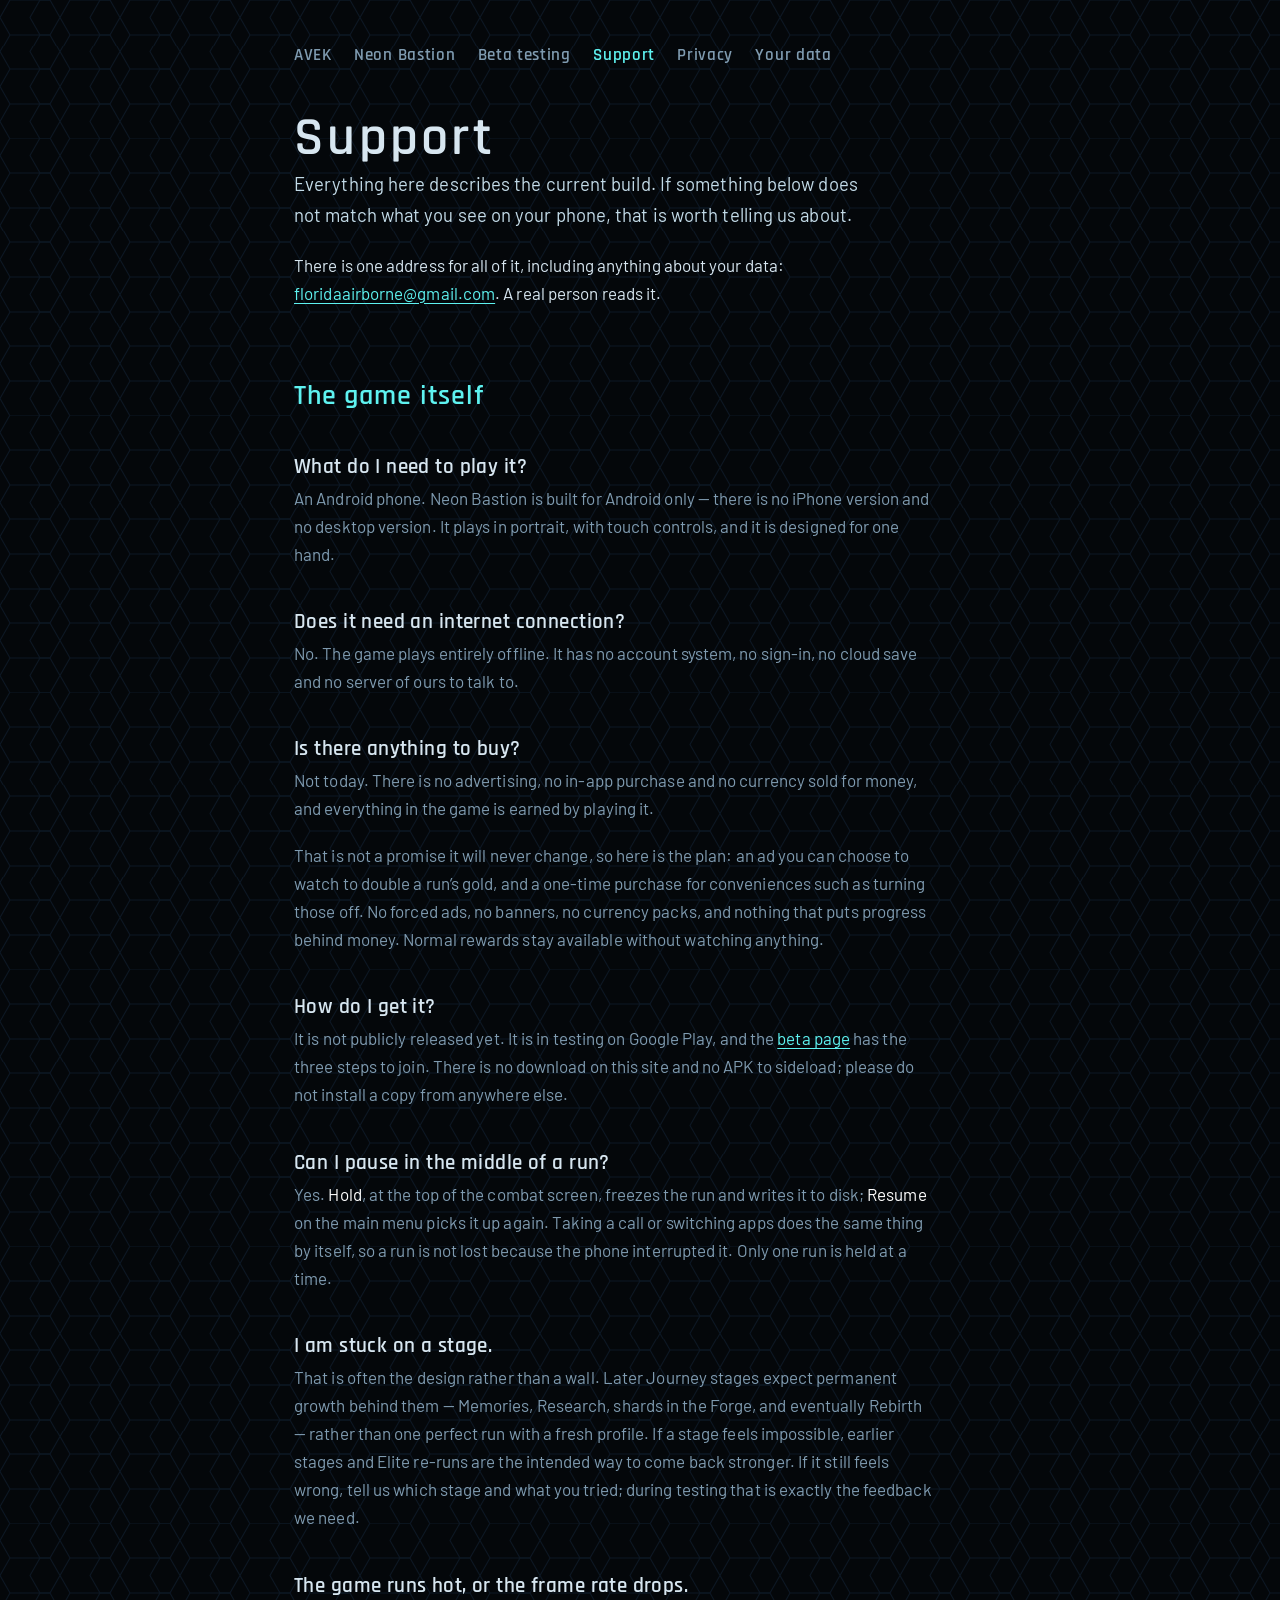
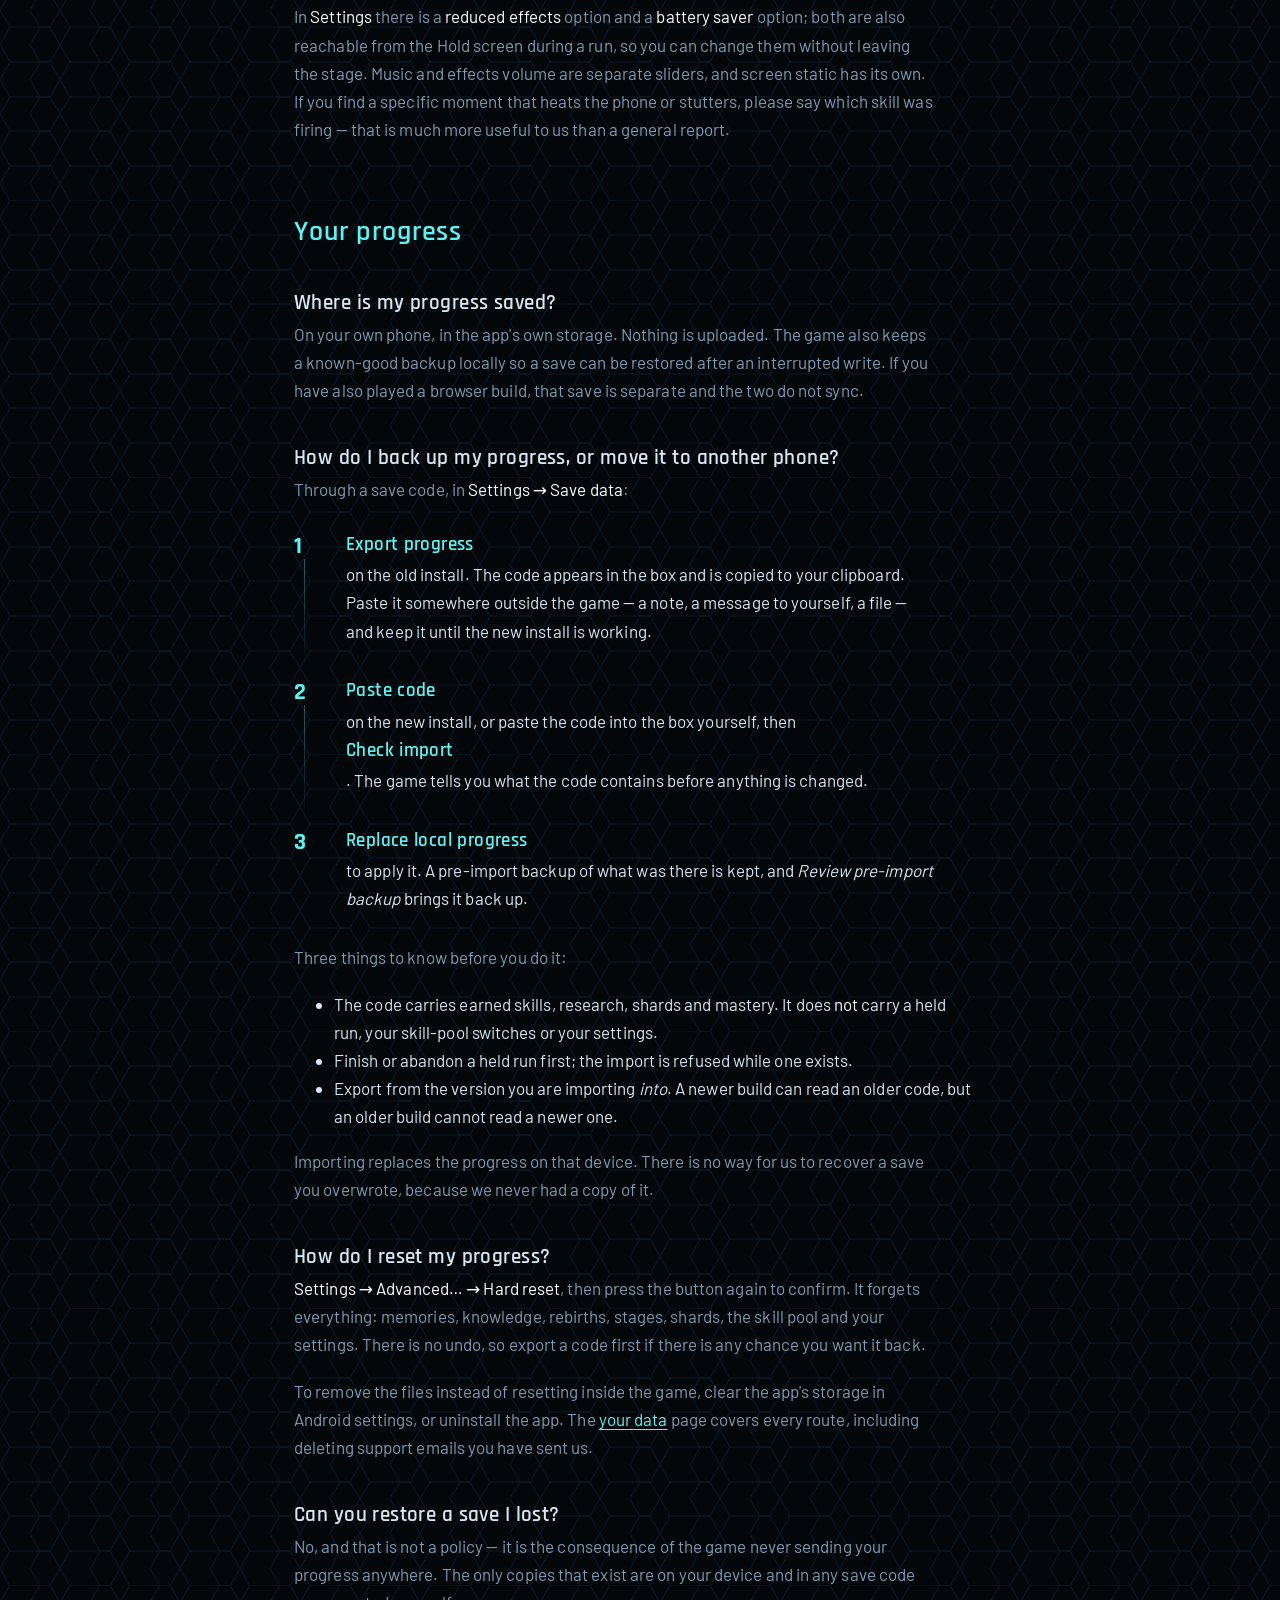
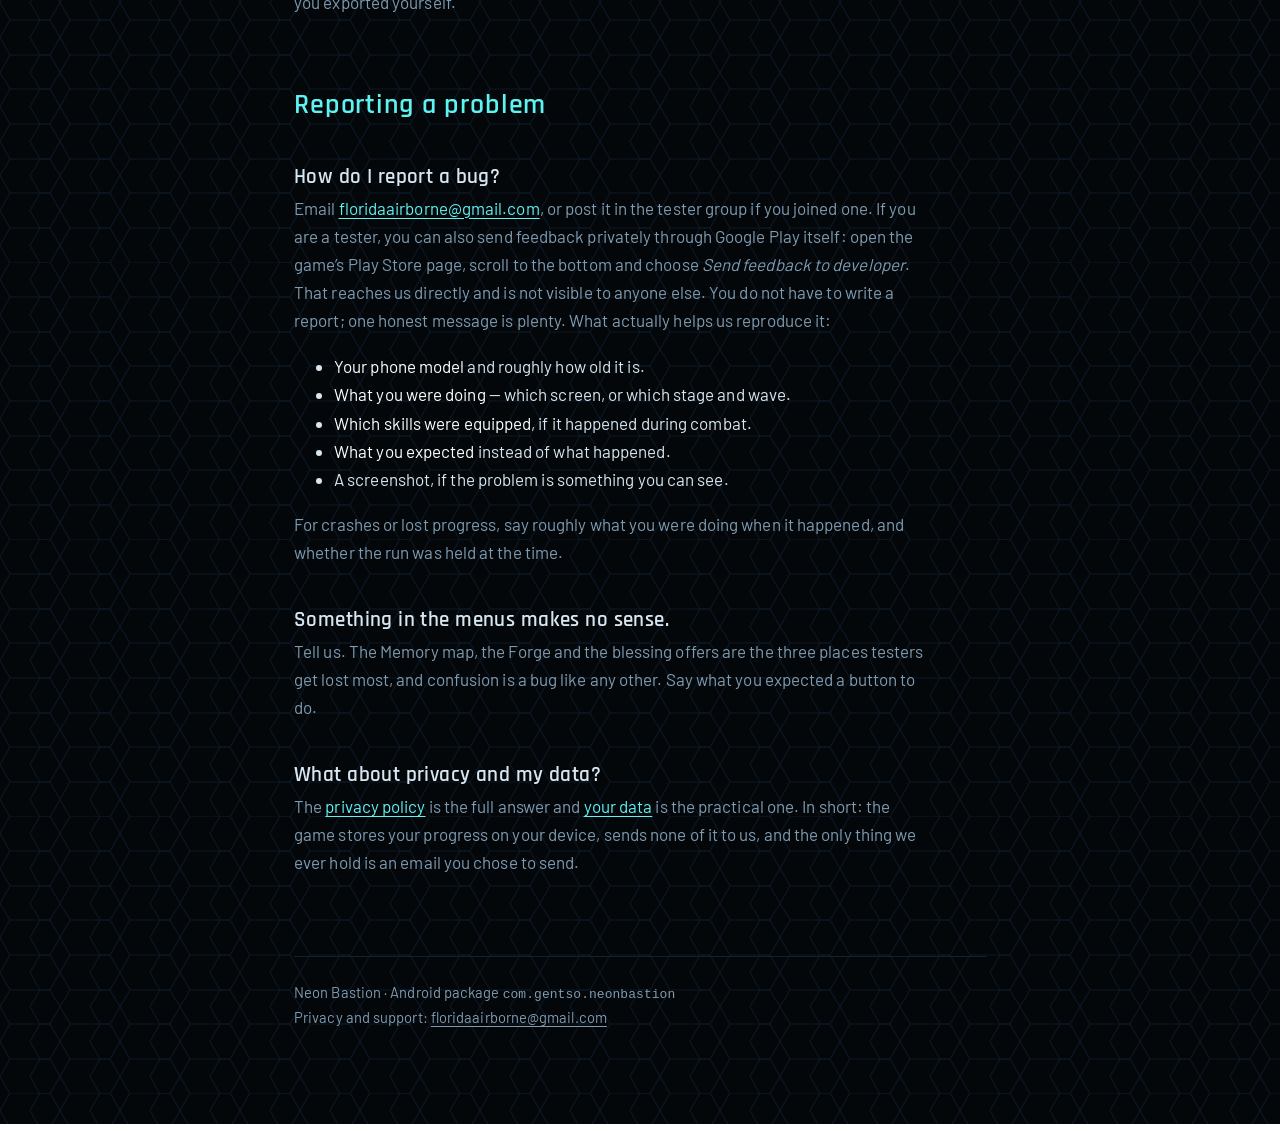
<file: neon-bastion/support.html>
<!doctype html>
<html lang="en">
<meta charset="utf-8">
<meta name="viewport" content="width=device-width,initial-scale=1">
<title>Neon Bastion — Support</title>
<meta name="description" content="Support and frequently asked questions for Neon Bastion: moving your progress, resetting it, and reporting a bug.">
<link rel="icon" href="img/icon-32.png" sizes="32x32" type="image/png">
<link rel="apple-touch-icon" href="img/icon-180.png">
<link rel="stylesheet" href="../site.css">
<main>
	<nav class="site-nav"><a href="../index.html">AVEK</a><a href="index.html">Neon Bastion</a><a href="beta.html">Beta testing</a><a href="support.html" aria-current="page">Support</a><a href="privacy.html">Privacy</a><a href="data.html">Your data</a></nav>

	<h1>Support</h1>
	<p class="lede">Everything here describes the current build. If something below does not
	match what you see on your phone, that is worth telling us about.</p>

	<p>There is one address for all of it, including anything about your data:
	<a href="mailto:floridaairborne@gmail.com">floridaairborne@gmail.com</a>. A real person
	reads it.</p>

	<div class="faq">

	<h2>The game itself</h2>

	<h3>What do I need to play it?</h3>
	<p>An Android phone. Neon Bastion is built for Android only &mdash; there is no iPhone
	version and no desktop version. It plays in portrait, with touch controls, and it is
	designed for one hand.</p>

	<h3>Does it need an internet connection?</h3>
	<p>No. The game plays entirely offline. It has no account system, no sign-in, no cloud
	save and no server of ours to talk to.</p>

	<h3>Is there anything to buy?</h3>
	<p>Not today. There is no advertising, no in-app purchase and no currency sold for money,
	and everything in the game is earned by playing it.</p>
	<p>That is not a promise it will never change, so here is the plan: an ad you can choose
	to watch to double a run&rsquo;s gold, and a one-time purchase for conveniences such as
	turning those off. No forced ads, no banners, no currency packs, and nothing that puts
	progress behind money. Normal rewards stay available without watching anything.</p>

	<h3>How do I get it?</h3>
	<p>It is not publicly released yet. It is in testing on Google Play, and the
	<a href="beta.html">beta page</a> has the three steps to join. There is no download on
	this site and no APK to sideload; please do not install a copy from anywhere else.</p>

	<h3>Can I pause in the middle of a run?</h3>
	<p>Yes. <strong>Hold</strong>, at the top of the combat screen, freezes the run and writes
	it to disk; <strong>Resume</strong> on the main menu picks it up again. Taking a call or
	switching apps does the same thing by itself, so a run is not lost because the phone
	interrupted it. Only one run is held at a time.</p>

	<h3>I am stuck on a stage.</h3>
	<p>That is often the design rather than a wall. Later Journey stages expect permanent
	growth behind them &mdash; Memories, Research, shards in the Forge, and eventually Rebirth
	&mdash; rather than one perfect run with a fresh profile. If a stage feels impossible,
	earlier stages and Elite re-runs are the intended way to come back stronger. If it still
	feels wrong, tell us which stage and what you tried; during testing that is exactly the
	feedback we need.</p>

	<h3>The game runs hot, or the frame rate drops.</h3>
	<p>In <strong>Settings</strong> there is a <strong>reduced effects</strong> option and a
	<strong>battery saver</strong> option; both are also reachable from the Hold screen during
	a run, so you can change them without leaving the stage. Music and effects volume are
	separate sliders, and screen static has its own. If you find a specific moment that heats
	the phone or stutters, please say which skill was firing &mdash; that is much more useful
	to us than a general report.</p>

	<h2>Your progress</h2>

	<h3>Where is my progress saved?</h3>
	<p>On your own phone, in the app's own storage. Nothing is uploaded. The game also keeps a
	known-good backup locally so a save can be restored after an interrupted write. If you have
	also played a browser build, that save is separate and the two do not sync.</p>

	<h3>How do I back up my progress, or move it to another phone?</h3>
	<p>Through a save code, in <strong>Settings &rarr; Save data</strong>:</p>
	<ol class="steps">
		<li><strong>Export progress</strong> on the old install. The code appears in the box and
			is copied to your clipboard. Paste it somewhere outside the game &mdash; a note, a
			message to yourself, a file &mdash; and keep it until the new install is working.</li>
		<li><strong>Paste code</strong> on the new install, or paste the code into the box
			yourself, then <strong>Check import</strong>. The game tells you what the code
			contains before anything is changed.</li>
		<li><strong>Replace local progress</strong> to apply it. A pre-import backup of what was
			there is kept, and <em>Review pre-import backup</em> brings it back up.</li>
	</ol>
	<p>Three things to know before you do it:</p>
	<ul>
		<li>The code carries earned skills, research, shards and mastery. It does
			<strong>not</strong> carry a held run, your skill-pool switches or your settings.</li>
		<li>Finish or abandon a held run first; the import is refused while one exists.</li>
		<li>Export from the version you are importing <em>into</em>. A newer build can read an
			older code, but an older build cannot read a newer one.</li>
	</ul>
	<p>Importing replaces the progress on that device. There is no way for us to recover a save
	you overwrote, because we never had a copy of it.</p>

	<h3>How do I reset my progress?</h3>
	<p><strong>Settings &rarr; Advanced&hellip; &rarr; Hard reset</strong>, then press the button
	again to confirm. It forgets everything: memories, knowledge, rebirths, stages, shards, the
	skill pool and your settings. There is no undo, so export a code first if there is any
	chance you want it back.</p>
	<p>To remove the files instead of resetting inside the game, clear the app's storage in
	Android settings, or uninstall the app. The <a href="data.html">your data</a> page covers
	every route, including deleting support emails you have sent us.</p>

	<h3>Can you restore a save I lost?</h3>
	<p>No, and that is not a policy &mdash; it is the consequence of the game never sending
	your progress anywhere. The only copies that exist are on your device and in any save code
	you exported yourself.</p>

	<h2>Reporting a problem</h2>

	<h3>How do I report a bug?</h3>
	<p>Email <a href="mailto:floridaairborne@gmail.com">floridaairborne@gmail.com</a>, or post
	it in the tester group if you joined one. If you are a tester, you can also send feedback
	privately through Google Play itself: open the game&rsquo;s Play Store page, scroll to the
	bottom and choose <em>Send feedback to developer</em>. That reaches us directly and is not
	visible to anyone else. You do not have to write a report; one honest message is plenty.
	What actually helps us reproduce it:</p>
	<ul>
		<li><strong>Your phone model</strong> and roughly how old it is.</li>
		<li><strong>What you were doing</strong> &mdash; which screen, or which stage and wave.</li>
		<li><strong>Which skills were equipped</strong>, if it happened during combat.</li>
		<li><strong>What you expected</strong> instead of what happened.</li>
		<li>A screenshot, if the problem is something you can see.</li>
	</ul>
	<p>For crashes or lost progress, say roughly what you were doing when it happened, and
	whether the run was held at the time.</p>

	<h3>Something in the menus makes no sense.</h3>
	<p>Tell us. The Memory map, the Forge and the blessing offers are the three places testers
	get lost most, and confusion is a bug like any other. Say what you expected a button to do.</p>

	<h3>What about privacy and my data?</h3>
	<p>The <a href="privacy.html">privacy policy</a> is the full answer and
	<a href="data.html">your data</a> is the practical one. In short: the game stores your
	progress on your device, sends none of it to us, and the only thing we ever hold is an
	email you chose to send.</p>

	</div>

	<footer>
		Neon Bastion &middot; Android package <code>com.gentso.neonbastion</code><br>
		Privacy and support: <a href="mailto:floridaairborne@gmail.com">floridaairborne@gmail.com</a>
	</footer>
</main>
</html>
</file>
<file: site.css>
/* AVEK — public site.
   Built from the game's own identity: Rajdhani and Barlow are the typefaces Neon Bastion
   ships, the palette is sampled from assets/boot.png, and the barrier arc is the structural
   device. The game is one line you hold, with everything above it coming for you, so the
   page divides on arcs rather than rules, cards or boxes. Cyan is yours; amber is theirs. */

/* The game's own typefaces, self-hosted. Both are SIL OFL; licences sit beside them in
   fonts/. Self-hosted rather than fetched from a font CDN, because the privacy policy
   states this site embeds no third-party fonts and that should stay true. Subset to Latin,
   which takes Rajdhani from 390 KB to 15. */
@font-face { font-family: Rajdhani; src: url("/fonts/Rajdhani-SemiBold.woff2") format("woff2"); font-weight: 600; font-display: swap; }
@font-face { font-family: Rajdhani; src: url("/fonts/Rajdhani-Bold.woff2") format("woff2"); font-weight: 700; font-display: swap; }
@font-face { font-family: Barlow; src: url("/fonts/Barlow-Regular.woff2") format("woff2"); font-weight: 400; font-display: swap; }

:root {
	--void: #04070a;
	--hexline: #0c1724;
	--signal: #5ef2f0;
	--barrier: #35d6a2;
	--theirs: #d8a657;
	--paper: #d7e6f0;
	--dim: #7f9bb0;
	--measure: 64ch;
}

*, *::before, *::after { box-sizing: border-box; }

html { -webkit-text-size-adjust: 100%; }

body {
	margin: 0;
	background: var(--void) url("/hex.svg") repeat;
	color: var(--paper);
	font: 400 17px/1.65 Barlow, system-ui, sans-serif;
	letter-spacing: .005em;
}

/* Type scale, after Bringhurst: 1.333. 17 / 22.6 / 30 / 40 / 54. */
h1, h2, h3 { font-family: Rajdhani, system-ui, sans-serif; font-weight: 600; line-height: 1.12; margin: 0; }
h1 { font-size: clamp(2.6rem, 9vw, 3.4rem); letter-spacing: .06em; }
h2 { font-size: 1.78rem; letter-spacing: .03em; color: var(--signal); margin: 2.6em 0 .5em; }
h3 { font-size: 1.32rem; letter-spacing: .02em; margin: 2em 0 .25em; }
p, li { max-width: var(--measure); }
p { margin: 0 0 1.1em; }
a { color: var(--signal); text-decoration-thickness: 1px; text-underline-offset: 3px; }
a:hover { color: #fff; }
:focus-visible { outline: 2px solid var(--signal); outline-offset: 3px; }
strong { color: #fff; font-weight: 500; }
code { font-family: ui-monospace, SFMono-Regular, Menlo, monospace; font-size: .88em; color: var(--dim); }

main { max-width: 740px; margin: auto; padding: 2.6rem 24px 96px; }

/* ---- the arc -------------------------------------------------------------
   One shallow glowing curve. It opens the page under the wordmark, and it is
   what separates sections further down, in place of a rule or a card edge. */
.arc {
	position: relative;
	width: 150%;
	margin: 0 0 0 -25%;
	height: clamp(96px, 13vw, 150px);
	border-top: 1px solid var(--signal);
	border-radius: 50% 50% 0 0 / 100% 100% 0 0;
	box-shadow: 0 -10px 46px -14px rgba(94, 242, 240, .55);
}
.arc--divider { height: 64px; margin-top: 4.5rem; opacity: .5; }

/* ---- hero: the boot screen, rebuilt ------------------------------------- */
.hero {
	min-height: 92svh;
	display: flex;
	flex-direction: column;
	align-items: center;
	justify-content: center;
	text-align: center;
	padding: 72px 24px 0;
	overflow: hidden;
}
.hero h1 { color: #eaf8ff; text-shadow: 0 0 28px rgba(94, 242, 240, .55); }
.hero .rule {
	width: min(560px, 86vw);
	height: 2px;
	margin: 1.15rem 0 1rem;
	background: linear-gradient(90deg, transparent 2%, var(--signal) 50%, transparent 98%);
	opacity: .85;
	box-shadow: 0 0 14px rgba(94, 242, 240, .5);
}
.hero .sub {
	font-size: clamp(1rem, 2.4vw, 1.18rem);
	color: #9dc4d6;
	letter-spacing: .05em;
	margin: 0;
	max-width: 40ch;
}
.hero .stage {
	margin-top: auto;
	width: 100%;
	max-width: 860px;
	display: flex;
	flex-direction: column;
	align-items: center;
}
.hero .turret { width: clamp(104px, 15vw, 150px); height: auto; display: block; margin-bottom: -20px; }

/* ---- content below the line --------------------------------------------- */
.lede { font-size: 1.16rem; color: #c3dbe8; max-width: 58ch; }
.site-nav { display: flex; gap: 1.4rem; flex-wrap: wrap; margin: 0 0 2.4rem; font-family: Rajdhani, sans-serif; font-size: 1.06rem; letter-spacing: .04em; }
.site-nav a { color: var(--dim); text-decoration: none; }
.site-nav a:hover, .site-nav a[aria-current] { color: var(--signal); }

/* A list of things, held apart by space rather than boxed in cards. */
.stack > * + * { margin-top: 2.1rem; }
.entry h3 { margin-top: 0; }
.entry h3 a { text-decoration: none; }
.entry p { color: var(--dim); margin-bottom: 0; }

/* Amber is the opposition's colour in the game, so it only marks what is coming. */
.ahead { border-left: 2px solid var(--theirs); padding-left: 18px; color: #e4d2ae; }
.ahead strong { color: var(--theirs); font-weight: 600; }

/* The beta page's three steps really are a sequence, so they are numbered. */
ol.steps { list-style: none; counter-reset: step; padding: 0; margin: 1.6rem 0; }
ol.steps > li { counter-increment: step; position: relative; padding-left: 52px; margin-bottom: 1.9rem; max-width: var(--measure); }
ol.steps > li::before {
	content: counter(step);
	position: absolute; left: 0; top: -2px;
	font-family: Rajdhani, sans-serif; font-size: 1.5rem; font-weight: 700;
	color: var(--signal);
}
ol.steps > li::after {
	content: ""; position: absolute; left: 10px; top: 30px; bottom: -22px; width: 1px;
	background: linear-gradient(var(--signal), transparent); opacity: .35;
}
ol.steps > li:last-child::after { display: none; }
ol.steps strong { display: block; font-family: Rajdhani, sans-serif; font-size: 1.2rem; font-weight: 600; color: var(--signal); letter-spacing: .02em; }

/* ---- screens ------------------------------------------------------------- */
.shots { display: grid; grid-template-columns: repeat(auto-fill, minmax(168px, 1fr)); gap: 20px; margin: 1.8rem 0 1rem; max-width: none; }
.shots figure { margin: 0; }
.shots img { width: 100%; height: auto; display: block; border: 1px solid #16293a; }
.shots figcaption { margin-top: .6rem; font-size: .86rem; line-height: 1.45; color: var(--dim); }

/* ---- support page -------------------------------------------------------- */
.faq { margin: 2rem 0; }
.faq h3 { color: var(--paper); }
.faq p { color: var(--dim); }

footer { margin-top: 5rem; padding-top: 1.4rem; border-top: 1px solid #12212e; color: var(--dim); font-size: .92rem; }
footer a { color: var(--dim); }

/* ---- motion: one moment, on load, and only if it is welcome -------------- */
@media (prefers-reduced-motion: no-preference) {
	.hero h1, .hero .rule, .hero .sub { animation: resolve .9s ease-out both; }
	.hero .rule { animation-delay: .12s; }
	.hero .sub { animation-delay: .22s; }
	.hero .stage { animation: rise 1.5s cubic-bezier(.2, .7, .3, 1) .3s both; }
}
@keyframes resolve { from { opacity: 0; filter: blur(6px); } to { opacity: 1; filter: none; } }
@keyframes rise { from { opacity: 0; transform: translateY(42px); } to { opacity: 1; transform: none; } }

@media (max-width: 640px) {
	body { font-size: 16px; }
	.hero { min-height: 88svh; }
	.hero .turret { width: 92px; height: 92px; }
	.arc { height: 78px; }
	.shots { grid-template-columns: repeat(auto-fill, minmax(140px, 1fr)); gap: 14px; }
}
</file>
